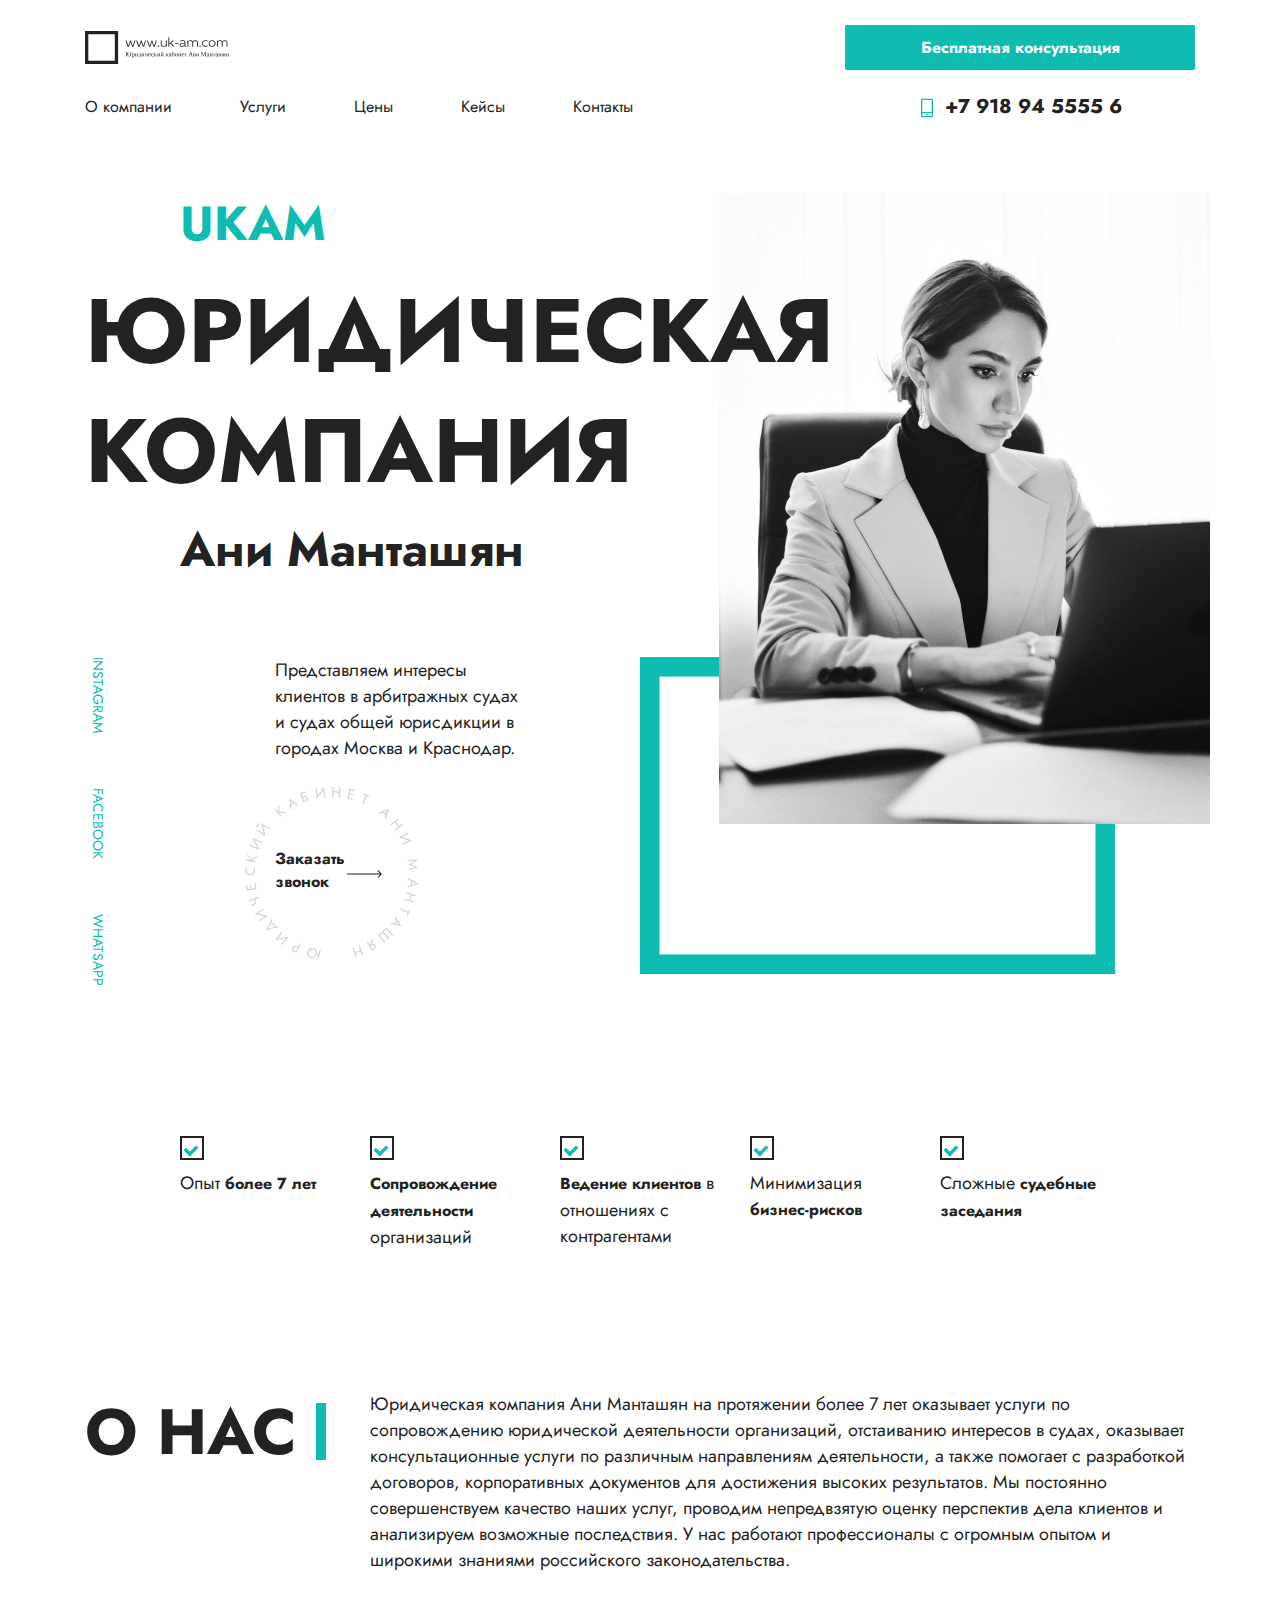
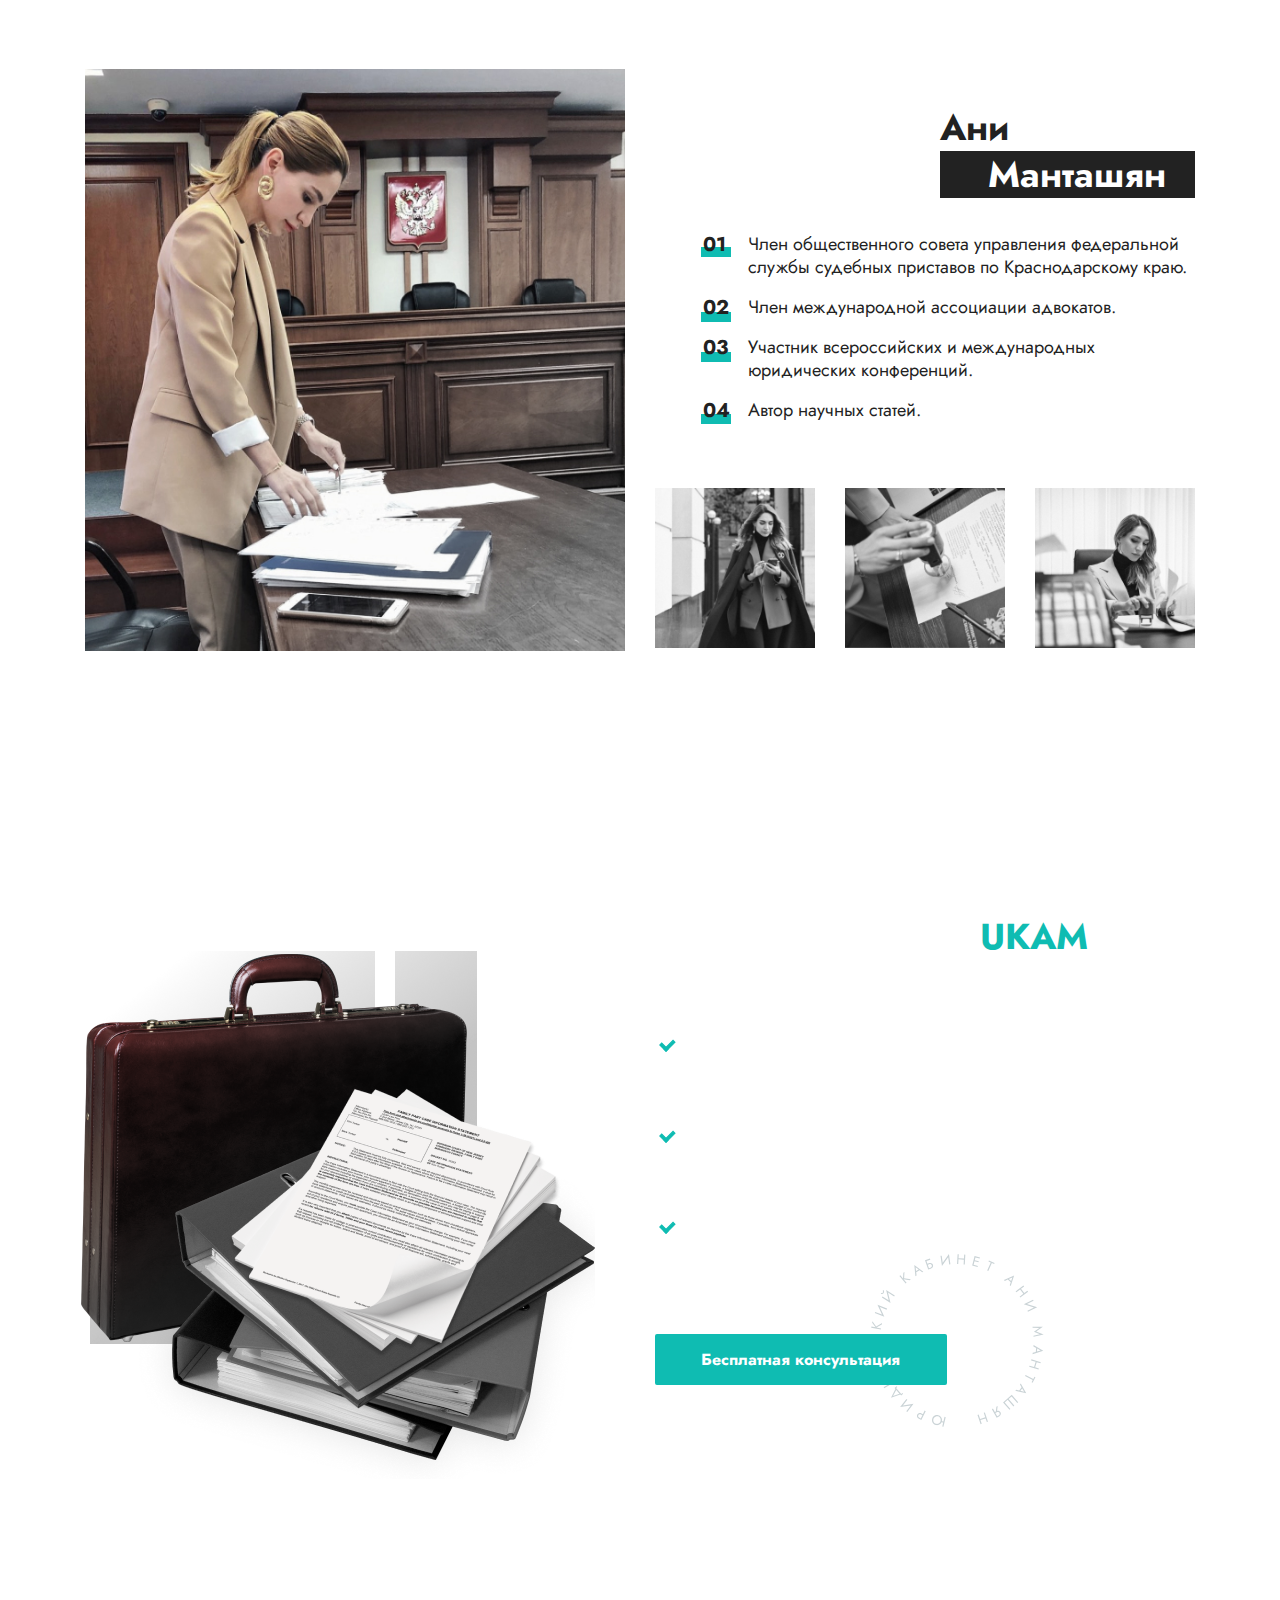
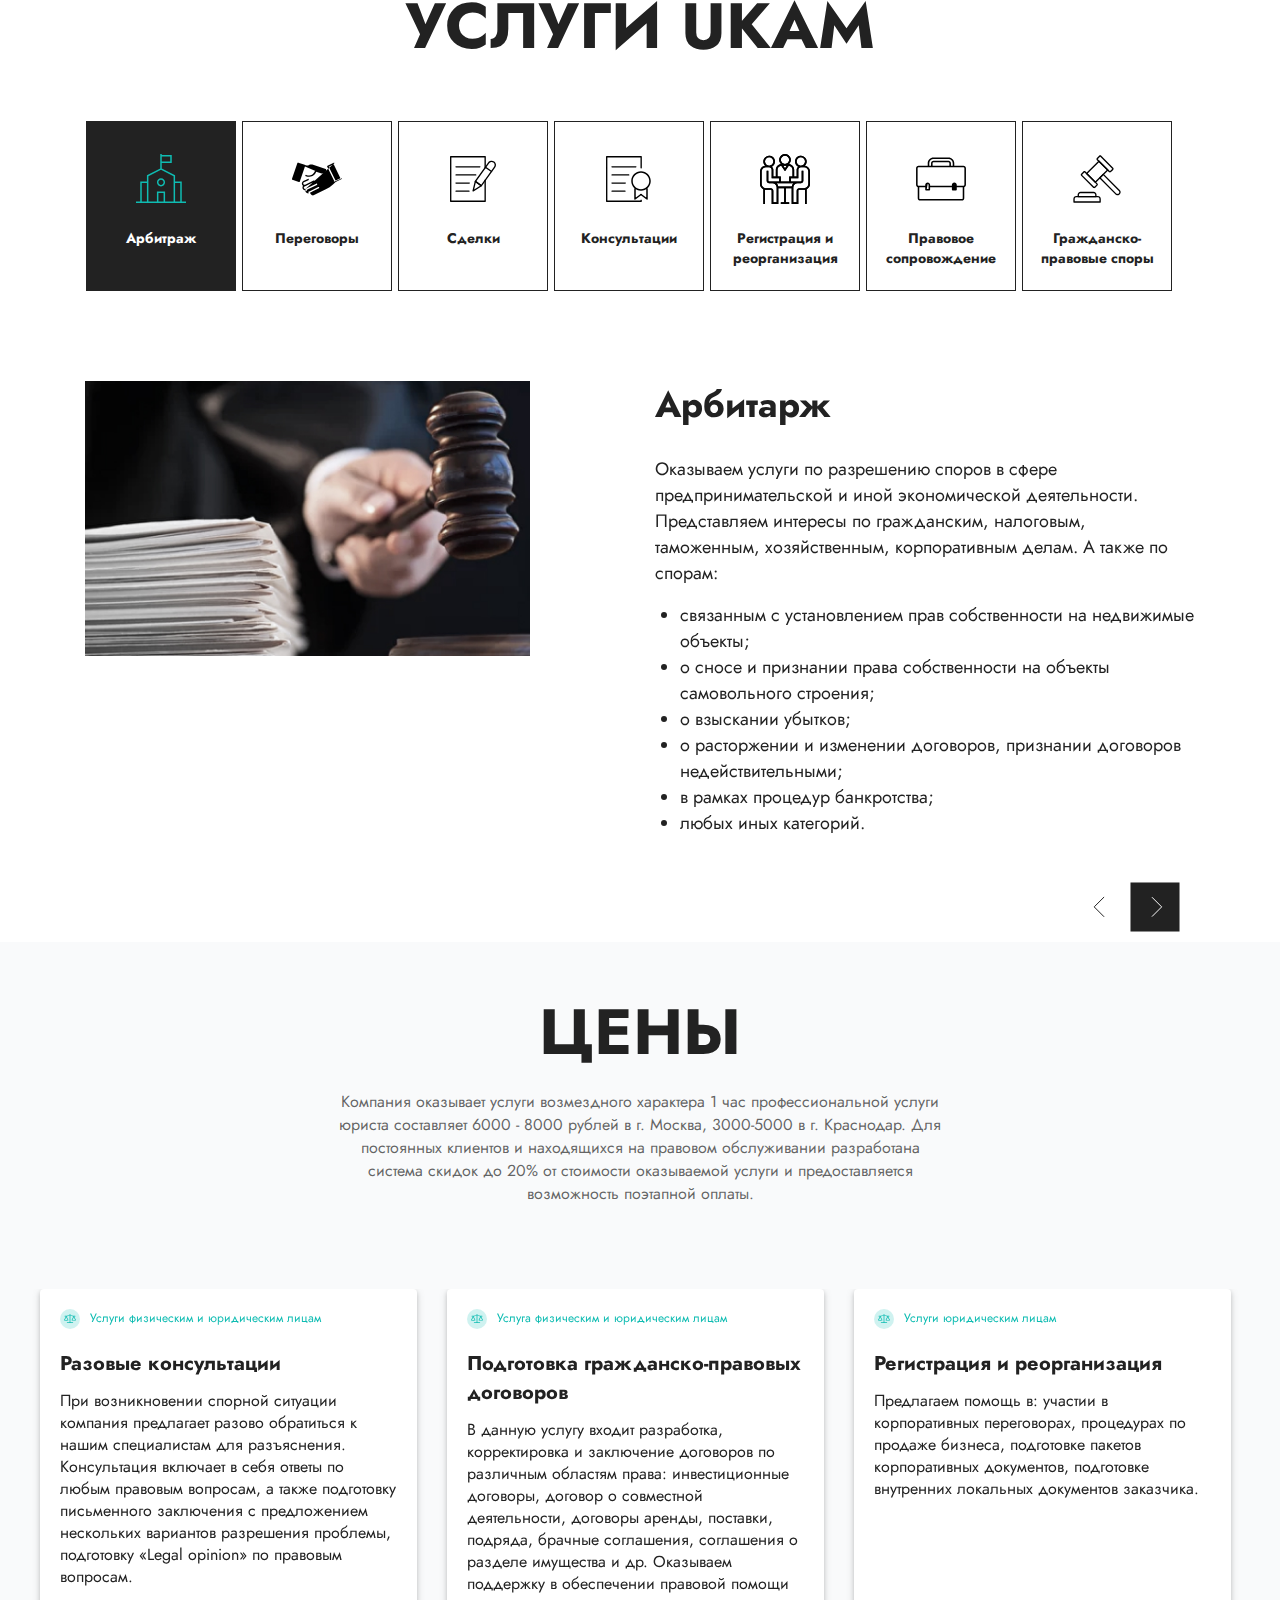
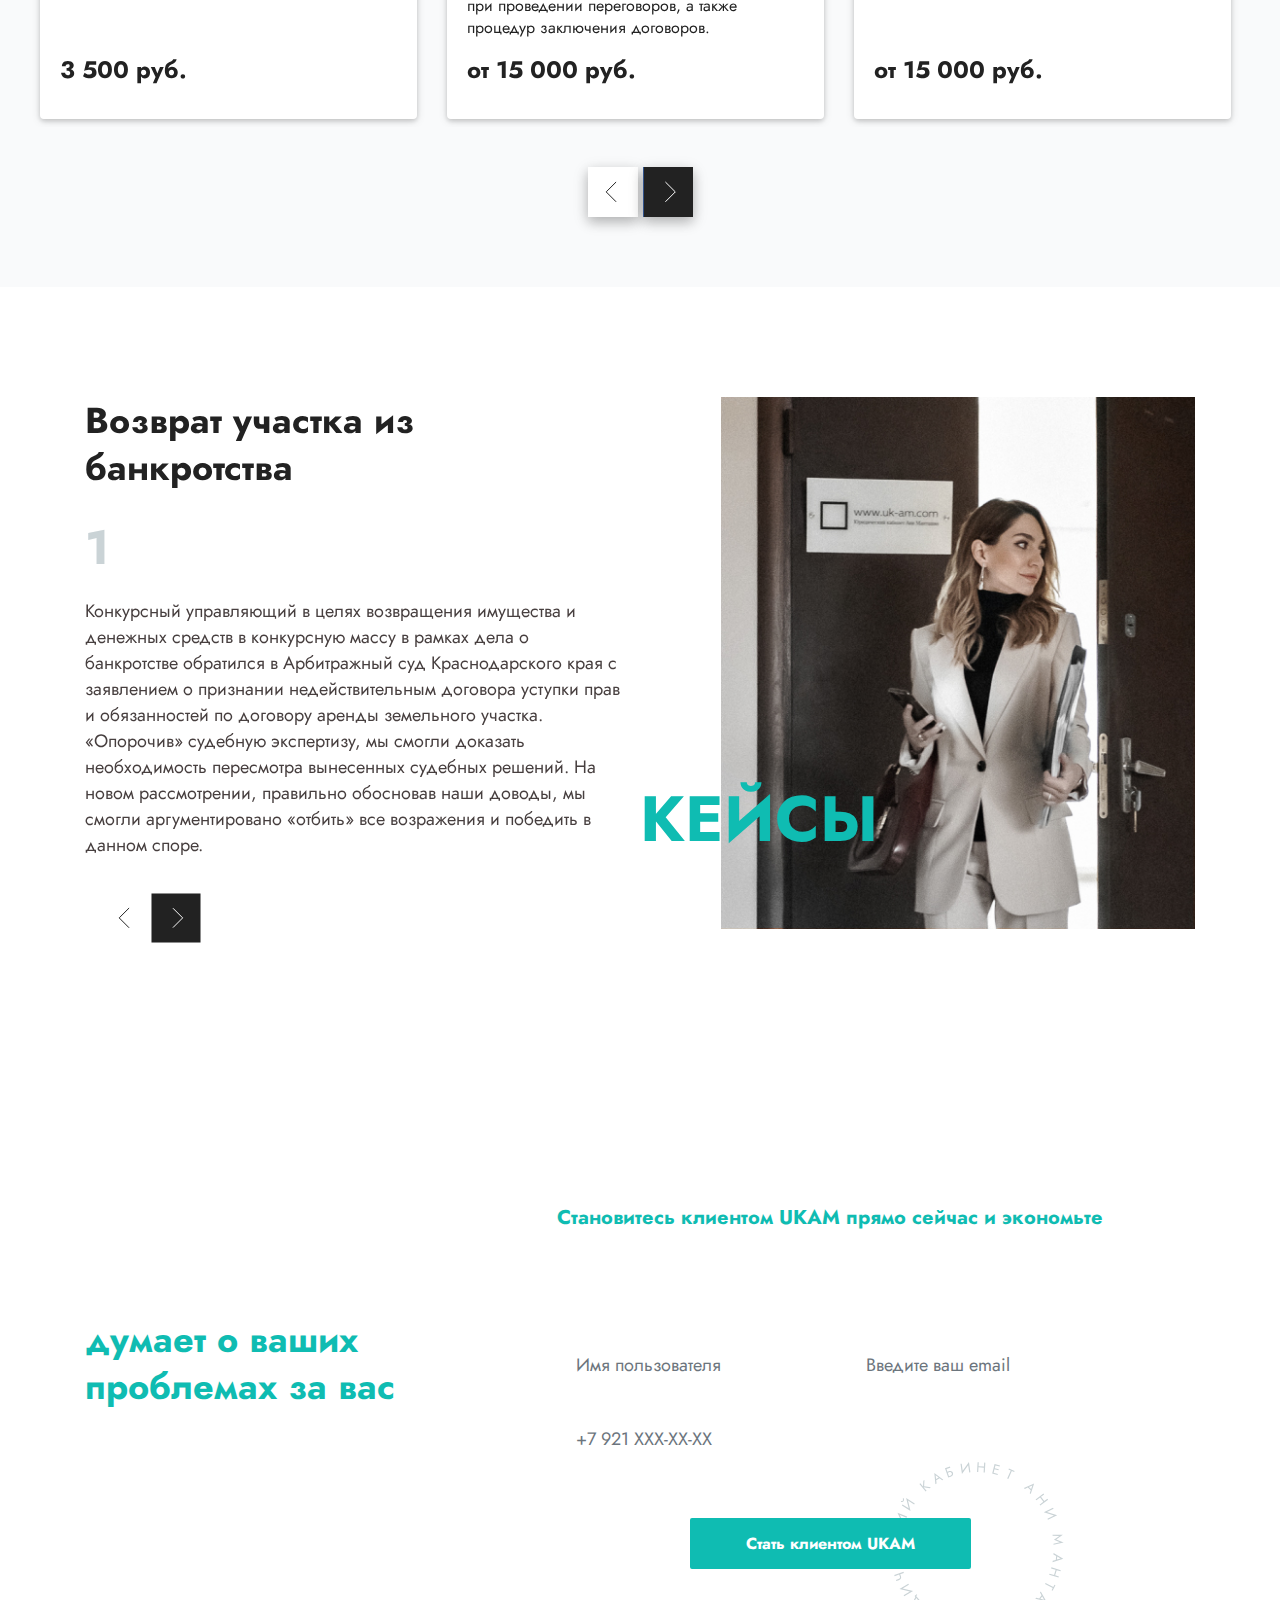
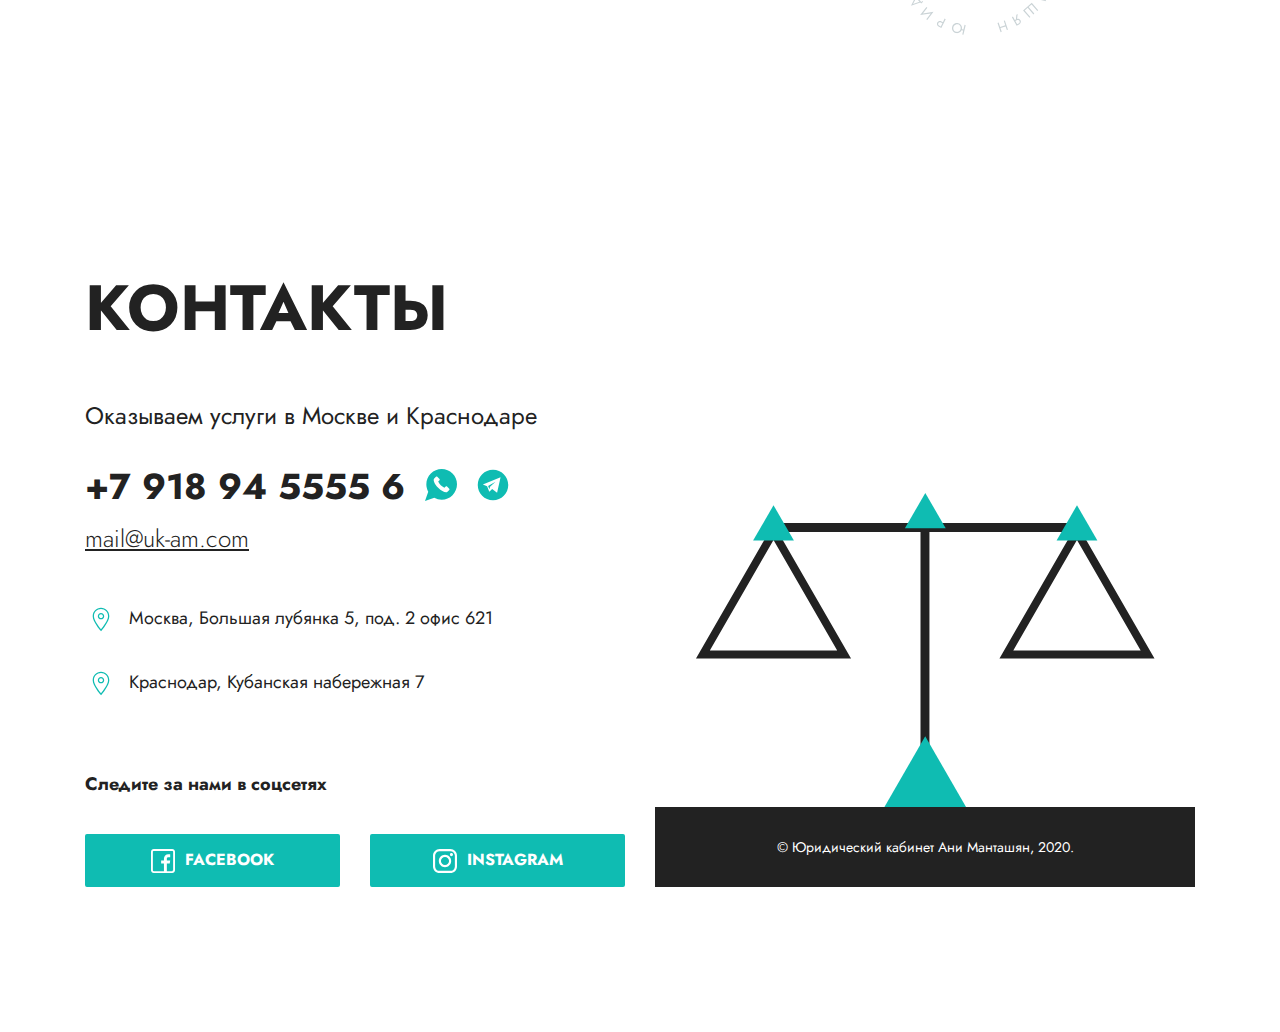
<file: index.html>
<!DOCTYPE html>
<html lang="ru">
<head>
	<meta charset="UTF-8">
	<meta content="width=device-width, initial-scale=1, shrink-to-fit=no" name="viewport">
	<meta content="ie=edge" http-equiv="x-ua-compatible">
	<title>UKAM: Юридическая Компания Ани Манташя +7(918)9455556</title>
	<meta name="description" content ="Наша Юридическая Компания Предствляет Интересы Клиентов В Арбитражных Судах и Судах Общей Юрисдикции В Городах Москва И Краснодар"/>
	<meta name="keywords" content ="Главная"/>
	<link rel="shortcut icon" href="favicon.ico" type="image/x-icon">
	<link href="https://uk-am.com/" rel="canonical">
	<meta property="og:url" content="https://uk-am.com/" />
	<meta property="og:title" content="UKAM: Юридическая Компания Ани Манташя +7(918)9455556"/>
	<meta property="og:description" content="Наша Юридическая Компания Предствляет Интересы Клиентов В Арбитражных Судах и Судах Общей Юрисдикции В Городах Москва И Краснодар." />
	<meta property="og:type" content="website" />
	<meta name="og:site_name" content="UKAM: Юридическая Компания Ани Манташя +7(918)9455556">
	<meta name="og:locale" content="ru">
	<meta name="fb:app_id" content="ani.mantashyan.9">
	<meta name="twitter:image" content="https://uk-am.com/img/o-nas-foto.jpg" />
	<meta property="og:image" content="https://uk-am.com/img/o-nas-foto.jpg" />
	<link rel="stylesheet" href="css/bootstrap.min.css">
	<link rel="stylesheet" href="css/mdb.min.css">
	<link rel="stylesheet" href="css/style.css">
	<link rel="stylesheet" href="css/animate.css"/>
</head>
<body>
	<header>
		<div class="container">
			<div class="row shapka align-items-center">
				<div class="menu">
					<a href="#" class="menu-btn">
						<span></span>
					</a>
					<nav class="menu-list text-center">
						<a href="#about">О компании</a>
						<a href="#service">Услуги</a>
						<a href="#price">Цены</a>
						<a href="#keisy">Кейсы</a>
						<a href="#contact">Контакты</a>
					</nav>
				</div>
				<div class="col-md-12 col-lg-2 mobile-header">
					<a class="navbar-brand" href="/"><img alt="Юридический кабинет" src="img/logo.svg" title="На Главную"></a>
					<a class="mobile-phone-line" href="tel:+79189455556"><img src="img/mobile-phone-line.svg" alt=""></a>    
				</div>
				<div class="col-md-6 justify-content-end">
				</div>
				<div class="col-md-12 col-lg-4 text-center">
					<a href="#" data-toggle="modal" data-target="#callBack"><div class="btn-header">Бесплатная консультация</div></a>
					<a class="header-tel d-none d-lg-block" href="tel:+79189455556"><img src="img/mobile-phone.svg" alt="">+7 918 94 5555 6</a>
				</div>
			</div>
		</div>
		<nav class="container navbar-expand-lg navbar-transparent scrollto">
			<div class="collapse navbar-collapse justify-content-start menu-decstop" id="navbarSupportedContent-7">
				<ul class="navbar-nav align-items-start">
					<li class="nav-item">
						<a class="nav-link pervy-punkt" href="#about">О компании</a>
					</li>
					<li class="nav-item">
						<a class="nav-link" href="#service">Услуги</a>
					</li>
					<li class="nav-item">
						<a class="nav-link" href="#price">Цены</a>
					</li>
					<li class="nav-item">
						<a class="nav-link" href="#keisy">Кейсы</a>
					</li>
					<li class="nav-item">
						<a class="nav-link" href="#contact">Контакты</a>
					</li>
				</ul>
			</div>
		</nav>
	</header>
	<div class="container block-1">
		<div class="row">
			<div class="col-md-12">
				<div class="row">
					<div class="col-2 col-sm-1"></div>
					<div class="col-10 name bir wow fadeInLeft" data-wow-delay="0.9s">
						<p>UKAM</p>
					</div>
				</div>
				<h1 class="wow fadeInLeft">ЮРИДИЧЕСКАЯ КОМПАНИЯ</h1>
				<img class="foto-ani wow fadeInRight" src="img/foto-ani-mantaschan.jpg" alt="">
				<div class="row">
					<div class="col-2 col-sm-1"></div>
					<div class="col-10 name wow fadeInLeft" data-wow-delay="0.9s">
						<p>Ани Манташян</p>
					</div>
				</div>
				<div class="row socsety porydok">
					<div class="col-md-12 col-lg-2 vertikal-text col1">
						<a href="https://www.instagram.com/ukam2377/" target="_blank">Instagram</a>
						<a href="https://www.facebook.com/ani.mantashyan.9" target="_blank">Facebook</a>
						<a href="whatsapp://send?phone=79522209923">Whatsapp</a>
					</div>
					<div class="col-6 col-md-4 col-lg-3 col2">
						<p class="mobile-text">Представляем интересы клиентов в арбитражных судах и судах общей юрисдикции в городах Москва и Краснодар.</p>
						<p class="zakaz-zvonok"><a href="#" data-toggle="modal" data-target="#callBack">Заказать <br/> звонок <img src="img/zakaz-zvonka-perehod.svg" alt=""></a></p>
						<img class="krug" src="img/krug.svg" alt="">
					</div>
					<div class="col-md-2 col-lg-1"></div>
					<div class="col-6 col-md-6 col-lg-5">
						<img class="wow fadeInLeft foto-border" src="img/foto-border.svg" alt="" data-wow-delay="0.4s">
					</div>
				</div>
			</div>
		</div>
	</div>
	<div class="container block-2" id="about">
		<div class="row block-2-none">
			<div class="d-none d-md-block col-md-1"></div>
			<div class="col-md-2 wow fadeInUp">
				<img src="img/galochka.svg" alt="">
				<p>Опыт <span>более 7 лет</span></p>
			</div>
			<div class="col-md-2 wow fadeInUp">
				<img src="img/galochka.svg" alt="">
				<p><span>Сопровождение деятельности</span> организаций</p>
			</div>
			<div class="col-md-2 wow fadeInUp">
				<img src="img/galochka.svg" alt="">
				<p><span>Ведение клиентов</span> в отношениях с контрагентами</p>
			</div>
			<div class="col-md-2 wow fadeInUp">
				<img src="img/galochka.svg" alt="">
				<p>Минимизация <span>бизнес-рисков</span></p>
			</div>
			<div class="col-md-2 wow fadeInUp">
				<img src="img/galochka.svg" alt="">
				<p>Сложные <span>судебные заседания</span></p>
			</div>
			<div class="d-none-d-md-block col-md-1"></div>
		</div>
		<div id="carouselExampleIndicators3" class="carousel slide" data-ride="carousel">
			<ol class="carousel-indicators">
				<li data-target="#carouselExampleIndicators3" data-slide-to="0" class="active"></li>
				<li data-target="#carouselExampleIndicators3" data-slide-to="1"></li>
				<li data-target="#carouselExampleIndicators3" data-slide-to="2"></li>
				<li data-target="#carouselExampleIndicators3" data-slide-to="3"></li>
				<li data-target="#carouselExampleIndicators3" data-slide-to="4"></li>
			</ol>
			<div class="carousel-inner">
				<div class="carousel-item active">
					<p><img src="img/galochka.svg" alt="">Опыт <span>более 7 лет</span></p>
				</div>
				<div class="carousel-item">
					<p><img src="img/galochka.svg" alt=""><span>Сопровождение деятельности</span> организаций</p>
				</div>
				<div class="carousel-item">
					<p><img src="img/galochka.svg" alt=""><span>Ведение клиентов</span> в отношениях с контрагентами</p>
				</div>
				<div class="carousel-item">
					<p><img src="img/galochka.svg" alt="">Минимизация <span>бизнес-рисков</span></p>
				</div>
				<div class="carousel-item">
					<p><img src="img/galochka.svg" alt="">Сложные <span>судебные заседания</span></p>
				</div>
			</div>
		</div>
	</div>
	<div class="container block-3">
		<div class="row">
			<div class="col-md-12 col-lg-3">
				<h2>О нас <img src="img/o-nas-cherta.svg" alt="О нас"></h2>
			</div>
			<div class="col-md-12 col-lg-9">
				<p>Юридическая компания Ани Манташян на протяжении более 7 лет оказывает услуги по сопровождению юридической деятельности организаций, отстаиванию интересов в судах, оказывает консультационные услуги по различным направлениям деятельности, а также помогает с разработкой договоров, корпоративных документов для достижения высоких результатов. Мы постоянно совершенствуем качество наших услуг, проводим непредвзятую оценку перспектив дела клиентов и анализируем возможные последствия. У нас работают профессионалы с огромным опытом и широкими знаниями российского законодательства.</p>
			</div>
		</div>
	</div>
	<div class="container block-4">
		<div class="row">
			<div class="d-none d-md-block col-md-5 col-lg-6 wow fadeInLeft">
				<img src="img/o-nas-foto.jpg" alt="О нас">
			</div>
			<div class="col-md-7 col-lg-6 sprava-text wow fadeInRight">
				<div class="row d-sm-right">
					<div class="d-none d-lg-block col-lg-6"></div>
					<div class="col-md-8 col-lg-6"><span class="block-4-name">Ани</span><span class="block-4-family">Манташян</span></div>  
				</div>
				<div class="row o-nas-spisok">
					<div class="d-none d-lg-block col-lg-1"></div>
					<div class="col-md-12 col-lg-11">
						<span class="cifra">01 <img class="cifra-cherta" src="img/podcherkivanie.svg" alt=""></span><p>Член общественного совета управления федеральной службы судебных приставов по Краснодарскому краю.</p>
						<span class="cifra">02 <img class="cifra-cherta-2" src="img/podcherkivanie.svg" alt=""></span><p>Член международной ассоциации адвокатов.</p>
						<span class="cifra">03 <img class="cifra-cherta-3" src="img/podcherkivanie.svg" alt=""></span><p>Участник всероссийских и международных юридических конференций.</p>
						<span class="cifra">04 <img class="cifra-cherta-4" src="img/podcherkivanie.svg" alt=""></span><p>Автор научных статей.</p>
					</div>
				</div>
				<div class="row o-nas-foto">
					<div class="col-3 o-nas-foto-mobile">
						<img src="img/o-nas-foto-mini.jpg" alt="">
					</div>
					<div class="col-3 col-md-4">
						<img src="img/o-nas-foto-2.jpg" alt="">
					</div>
					<div class="col-3 col-md-4">
						<img src="img/o-nas-foto-3.jpg" alt="">
					</div>
					<div class="col-3 col-md-4">
						<img src="img/o-nas-foto-4.jpg" alt="">
					</div>
				</div>
			</div>
		</div>
	</div>
	<div class="container-fluid block-5">
		<div class="container">
			<div class="row">
				<img class="portfel" src="img/portfel.png" alt="">
				<div class="d-none d-md-block col-md-3 col-lg-5"></div>
				<div class="d-none d-lg-block col-lg-1"></div>
				<div class="col-12 col-sm-12 col-md-9 col-lg-6">
					<h3>При обращении в <span>UKAM</span> Вам гарантированы:</h3>
					<p><img class="ukam-galochka" src="img/ukam-galochka.svg" alt="">квалифицированная юридическая помощь, которая соответствует всем вашим запросам и требованиям;</p>
					<p><img class="ukam-galochka" src="img/ukam-galochka.svg" alt="">полное сопровождение деятельности компании по системе «под ключ»;</p>
					<p><img class="ukam-galochka" src="img/ukam-galochka.svg" alt="">оценка сложившейся ситуации и перспектив успешного решения проблемы.</p>
					<a href="#" data-toggle="modal" data-target="#callBack"><div class="btn-block-5">Бесплатная консультация</div></a>
					<img class="ukam-krug" src="img/krug.svg" alt="">
				</div>
			</div>
		</div>
	</div>
	<div class="container block-6" id="service">
		<div class="row">
			<div class="col-12 text-center">
				<h2>УСЛУГИ UKAM</h2>
				<div class="row usulugi-p-t">
					<div class="d-none d-lg-block col-lg-5 pt-80">
						<img src="img/uslugi-ukam.jpg" alt="">
					</div>
					<div class="col-lg-1"></div>
					<div class="col-lg-6">
						<div id="carouselExampleIndicators11" class="carousel slide" data-ride="carousel">
							<div id="inner-mobile"></div>
							<div class="row indicators">	
								<ol class="carousel-indicators d-none-mobile">
									<li data-target="#carouselExampleIndicators11" data-slide-to="0" class="icon-1 active">
										<div class="indicator-border">
											<svg class="icon" style="width: 50px; height: 50px;">
												<use xlink:href="sprite.svg#home"></use>
											</svg>
											<p class="service-text">Арбитраж</p>
										</div>
									</li>
									<li data-target="#carouselExampleIndicators11" data-slide-to="1" class="icon-2">
										<div class="indicator-border">
											<svg class="icon" style="width: 50px; height: 50px;">
												<use xlink:href="sprite.svg#handl"></use>
											</svg>
											<p class="service-text">Переговоры</p>
										</div>
									</li>
									<li data-target="#carouselExampleIndicators11" data-slide-to="2" class="icon-3">
										<div class="indicator-border">
											<svg class="icon" style="width: 50px; height: 50px;">
												<use xlink:href="sprite.svg#deal"></use>
											</svg>
											<p class="service-text">Сделки</p>
										</div>
									</li>
									<li data-target="#carouselExampleIndicators11" data-slide-to="3" class="icon-4">
										<div class="indicator-border">
											<svg class="icon" style="width: 50px; height: 50px;">
												<use xlink:href="sprite.svg#deal-second"></use>
											</svg>
											<p class="service-text">Консультации</p>
										</div>
									</li>
									<li data-target="#carouselExampleIndicators11" data-slide-to="4" class="icon-5">
										<div class="indicator-border">
											<svg class="icon" style="width: 50px; height: 50px;">
												<use xlink:href="sprite.svg#consult"></use>
											</svg>
											<p class="service-text">Регистрация и реорганизация</p>
										</div>
									</li>
									<li data-target="#carouselExampleIndicators11" data-slide-to="5" class="icon-6">
										<div class="indicator-border">
											<svg class="icon" style="width: 50px; height: 50px;">
												<use xlink:href="sprite.svg#case"></use>
											</svg>
											<p class="service-text">Правовое сопровождение</p>
										</div>
									</li>
									<li data-target="#carouselExampleIndicators11" data-slide-to="6" class="icon-7">
										<div class="indicator-border">
											<svg class="icon" style="width: 50px; height: 50px;">
												<use xlink:href="sprite.svg#hamer"></use>
											</svg>
											<p class="service-text">Гражданско-правовые споры</p>
										</div>
									</li>
								</ol>
							</div>
							<div class="carousel-inner pt-80">
								<div class="carousel-item active text-carousel">
									<h3>Арбитарж</h3>
									<p>Оказываем услуги по разрешению споров в сфере предпринимательской и иной экономической деятельности. Представляем интересы по гражданским, налоговым, таможенным, хозяйственным, корпоративным делам. А также по спорам:</p>
									<ul class="carousel-list">
										<li>связанным с установлением прав собственности на недвижимые объекты;</li>
										<li>о сносе и признании права собственности на объекты самовольного строения;</li>
										<li>о взыскании убытков;</li>
										<li>о расторжении и изменении договоров, признании договоров недействительными;</li>
										<li>в рамках процедур банкротства;</li>
										<li>любых иных категорий.</li>
									</ul>
								</div>
								<div class="carousel-item text-carousel">
									<h3>Переговоры</h3>
									<p>Оказываем поддержку в общении с контрагентами по различным правовым вопросам. Представляем интересы организаций в органах государственной власти, органах местного самоуправления. Предоставляем услуги по досудебным переговорам до момента заключения соглашение об урегулировании спора. Инициируем проведение процедуры медиации. Также проводим переговоры по любым гражданско-правовым категориям: об условиях раздела имущества между супругами, о содержании детей и др.</p>
								</div>
								<div class="carousel-item text-carousel">
									<h3>Сделки</h3>
									<p>В деятельности компаний нередко возникают вопросы с разработкой, корректировкой и заключением договоров так, чтобы минимизировать риски и обеспечить выполнение обязательств. Оказываем помощь в составлении различных видов договоров и дополнительных соглашений к ним: аренды, субаренды, поставки, подряда, субподряда, лицензионных договоров, договоров оказания услуг и др. Также разработаем соглашения о разделе имущества, о выплате алиментов, брачные соглашения и др.</p>
								</div>
								<div class="carousel-item text-carousel">
									<h3>Консультации</h3>
									<p>На практике могут возникнуть спорные вопросы и требуется помощь в решении проблемы. UKAM поможет изучить документы и найти наиболее благоприятный путь решения проблемы. В данную услугу входит устное (разовое), либо письменное заключение по любому спорному вопросу. Также составим Legal opinion по корпоративным вопросам, вопросам по распоряжению объектами недвижимости и др.</p>
								</div>
								<div class="carousel-item text-carousel">
									<h3>Регистрация и реорганизация</h3>
									<p>Наша организация охватывает весь спектр услуг для юридических лиц корпоративным вопросам. В услуги, оказываемые в рамках данного блока входят: внесение изменений в учредительные документы (внесение изменений в устав, наименование организации, виды экономической деятельности (ОКВЭД), адрес юридического лица), смена руководителя, оформление выхода и входа участника, юридическое сопровождение распоряжение долей в обществе, а также любых иных сделок в рамках корпоративного права, работа с Акционерными обществами, разработка акционерных соглашений между участниками общества, сопровождение сделок по отчуждению акций и др.</p>
								</div>
								<div class="carousel-item text-carousel">
									<h3>Правовое сопровождение юридических лиц (аутсорсинг)</h3>
									<p>Тяжело найти в штат юристов, специализированных в различных направлениях права? Наша организация предоставляет услугу по полному правовому сопровождению деятельности организации любой формы собственности. Наши сотрудники обеспечат всю текущую юридическую и операционную деятельности компании, подготовят гражданско-правовые договора, проконсультируют по правовым вопросам сотрудников фирмы, в том числе руководство; проведут переговоры с контрагентами, а также защитят интересы организации в судах судебной системы РФ.</p>
								</div>
								<div class="carousel-item text-carousel">
									<h3>Гражданско-правовые споры</h3>
									<p>UKAM помогает не только юридическим лицам, но и физическим. Оказываем помощь в представлении интересов граждан по делам о расторжении брака, разделе имущества, определении местожительства детей, любым иным семейным спорам; по делам о сносе или демонтаже объектов недвижимости, возведенных на земельных участках; об установлении границ земельного участка; договорным спорам; трудовым спорам и др. категории дел.</p>
								</div>
							</div>
							<a class="carousel-control-prev" href="#carouselExampleIndicators11" role="button" data-slide="prev">
								<span class="carousel-control-prev-icon" aria-hidden="true"></span>
								<span class="sr-only">Previous</span>
							</a>
							<a class="carousel-control-next" href="#carouselExampleIndicators11" role="button" data-slide="next">
								<span class="carousel-control-next-icon" aria-hidden="true"></span>
								<span class="sr-only">Next</span>
							</a>
						</div>
					</div>
				</div>
			</div>
		</div>
	</div>
	<div class="container-fluid block-7" id="price">
		<div class="row justify-content-center">
			<div class="col-12 col-sm-12 col-md-12 col-lg-6 text-center">
				<h2>Цены</h2>
				<p>Компания оказывает услуги возмездного характера<label class="clickme btn-readme-5 price-btn" id="clickme">Подробнее <img src="img/clicme.svg" alt=""></label> <span class="prise-readme-mobile">1 час профессиональной услуги юриста составляет 6000 - 8000 рублей в г. Москва, 3000-5000 в г. Краснодар. Для постоянных клиентов и находящихся на правовом обслуживании разработана система скидок до 20% от стоимости оказываемой услуги и предоставляется возможность поэтапной оплаты.</span></p>
			</div>
		</div>
		<div class="container">
			<div class="row">
				<div class="col-12">
					<div id="carousel-example-multi" class="carousel slide carousel-multi-item v-2" data-ride="carousel">
						<ol class="carousel-indicators">
							<li data-target="#carousel-example-multi" data-slide-to="0" class="active"></li>
							<li data-target="#carousel-example-multi" data-slide-to="1"></li>
							<li data-target="#carousel-example-multi" data-slide-to="2"></li>
							<li data-target="#carousel-example-multi" data-slide-to="3"></li>
							<li data-target="#carousel-example-multi" data-slide-to="4"></li>
						</ol>
						<div id="price-slider-mobile"></div>
						<div class="carousel-inner v-2" role="listbox">
							<div class="carousel-item active">
								<div class="col-12 col-md-6 col-lg-4 col-xl-4">
									<div class="card mb-2">
										<div class="card-body">
											<p class="service"><img src="img/service-icon.svg" alt="">Услуги физическим и юридическим лицам</p>
											<h4 class="card-title font-weight-bold">Разовые консультации</h4>
											<p class="card-text">При возникновении спорной ситуации компания предлагает разово обратиться к нашим специалистам для разъяснения. Консультация включает в себя ответы по любым правовым вопросам, а также подготовку письменного заключения с предложением нескольких вариантов разрешения проблемы, подготовку «Legal opinion» по правовым вопросам.</p>
											<p class="price">3 500 руб.</p>
										</div>
									</div>
								</div>
							</div>
							<div class="carousel-item">
								<div class="col-12 col-md-6 col-lg-4 col-xl-4">
									<div class="card mb-2">
										<div class="card-body">
											<p class="service"><img src="img/service-icon.svg" alt="">Услуга физическим и юридическим лицам</p>
											<h4 class="card-title font-weight-bold">Подготовка гражданско-правовых договоров</h4>
											<p class="card-text">В данную услугу входит разработка, корректировка и заключение договоров по различным областям права: инвестиционные договоры, договор о совместной деятельности, договоры аренды, поставки, подряда, брачные соглашения, соглашения о разделе имущества и др. Оказываем поддержку в обеспечении правовой помощи при проведении переговоров, а также процедур заключения договоров.</p>
											<p class="price ">от 15 000 руб.</p>
										</div>
									</div>
								</div>
							</div>
							<div class="carousel-item">
								<div class="col-12 col-md-6 col-lg-4 col-xl-4">
									<div class="card mb-2">
										<div class="card-body">
											<p class="service"><img src="img/service-icon.svg" alt="">Услуги юридическим лицам</p>
											<h4 class="card-title font-weight-bold">Регистрация и реорганизация</h4>
											<p class="card-text">Предлагаем помощь в: участии в корпоративных переговорах, процедурах по продаже бизнеса, подготовке пакетов корпоративных документов, подготовке внутренних локальных документов заказчика.</p>
											<p class="price">от 15 000 руб.</p>
										</div>
									</div>
								</div>
							</div>
							<div class="carousel-item">
								<div class="col-12 col-md-6 col-lg-4 col-xl-4">
									<div class="card mb-2">
										<div class="card-body">
											<p class="service"><img src="img/service-icon.svg" alt="">Услуги физическим и юридическим лицам</p>
											<h4 class="card-title font-weight-bold">Арбитраж</h4>
											<p class="card-text">Анализ гражданско-правовых и процессуальных документов по судебным делам различной степени сложности. Составление заявлений в арбитражный суд, подготовка апелляционных, кассационных и надзорных жалоб в Арбитражный и Верховный суд (без участия в процессе).</p>
											<p class="price">от 50 000 руб.</p>
										</div>
									</div>
								</div>
							</div>
							<div class="carousel-item">
								<div class="col-12 col-md-6 col-lg-4 col-xl-4">
									<div class="card mb-2">
										<div class="card-body">
											<p class="service"><img src="img/service-icon.svg" alt="">Услуги юридическим лицам</p>
											<h4 class="card-title font-weight-bold">Правовое сопровождение деятельности компании (аутсорсинг)</h4>
											<p class="card-text">Ведение операционной деятельности компании для решения правовых вопросов. Работа по системе «под ключ», составление отдельных процессуальных и корпоративных документов по запросу клиента. Участие в судебных заседаниях судов всех инстанций. Консультации сотрудникам и руководству фирмы.</p>
											<p class="price">от 40 000 руб.</p>
										</div>
									</div>
								</div>
							</div>
						</div>
						<div class="controls-top slider-btn-mobile-none">
							<a class="btn-floating left" href="#carousel-example-multi" role="button" data-slide="prev"><i class="fas fa-chevron-left"></i></a>
							<a class="btn-floating right" href="#carousel-example-multi" role="button" data-slide="next"><i class="fas fa-chevron-right"></i></a>
						</div>
					</div>
				</div>
			</div>
		</div>
	</div>
	<div class="container block-8">
		<div class="row porydok-block-8">
			<div class="col-md-12 col-lg-6 col1">
				<div id="carouselExampleIndicators2" class="carousel slide" data-ride="carousel">
					<ol class="carousel-indicators">
						<li data-target="#carouselExampleIndicators2" data-slide-to="0" class="active"></li>
						<li data-target="#carouselExampleIndicators2" data-slide-to="1"></li>
						<li data-target="#carouselExampleIndicators2" data-slide-to="2"></li>
						<li data-target="#carouselExampleIndicators2" data-slide-to="3"></li>
						<li data-target="#carouselExampleIndicators2" data-slide-to="4"></li>
					</ol>
					<div class="carousel-inner">
						<div class="carousel-item active">
							<div class="row">
								<div class="col-md-12 text-left">
									<h3>Возврат участка из банкротства</h3>
								</div>
							</div>
							<div class="row">
								<div class="col-12 text-center">
									<p class="nomer-slider">1</p>
									<p class="text-slider">Конкурсный управляющий в целях возвращения имущества и денежных средств в конкурсную массу в рамках дела о банкротстве обратился в Арбитражный суд Краснодарского края с заявлением о признании недействительным договора уступки прав и обязанностей по договору аренды земельного участка. «Опорочив» судебную экспертизу, мы смогли доказать необходимость пересмотра вынесенных судебных решений. На новом рассмотрении, правильно обосновав наши доводы, мы смогли аргументировано «отбить» все возражения и победить в данном споре.</p>
								</div>
							</div>
						</div>
						<div class="carousel-item">
							<div class="row">
								<div class="col-12 text-left">
									<h3>Победа в Адлерском районном суде города Сочи</h3>
								</div>
							</div>
							<div class="row">
								<div class="col-12">
									<p class="nomer-slider">2</p>
									<p class="text-slider">Администрация г Сочи обратилась с требованиями о сносе, по их мнению, самовольно возведенного объекта, обосновав иск наличием признаков МКД в возведённом жилом доме, нарушением пятна застройки, а также отсутствием разрешения на возведение спорного объекта недвижимости. При подготовке к делу нами была проведена досудебная экспертиза, которая установила отсутствие признаков МКД, а также осуществлен сбор необходимых доказательств. Успех в данном деле был обусловлен грамотно выстроенной процессуальной линией подготовки дела к судебному разбирательству.</p>
								</div>
							</div>
						</div>
						<div class="carousel-item">
							<div class="row">
								<div class="col-12 text-left">
									<h3>Победа в Арбитражном суде города Москвы</h3>
								</div>
							</div>
							<div class="row">
								<div class="col-12">
									<p class="nomer-slider">3</p>
									<p class="text-slider">Наш клиент - известный актёр театра и кино - заключил с театром договор на проведение определенного количества спектаклей. Поскольку некоторые спектакли не были проведены по вине заказчика, мы вышли в суд с иском о взыскании задолженности. Сложность спора заключалась в определении правовой природы взыскиваемых денежных средств. Обосновав штрафной характер задолженности, мы добились положительного решения. Судебное решение арбитражного суда города Москвы поддержала апелляционная инстанция, суд по интеллектуальным правам, а также Верховный суд РФ.</p>
								</div>
							</div>
						</div>
						<div class="carousel-item">
							<div class="row">
								<div class="col-12 text-left">
									<h3>Победа в Краснодарском краевом суде по апелляционной жалобе</h3>
								</div>
							</div>
							<div class="row">
								<div class="col-12">
									<p class="nomer-slider">4</p>
									<p class="text-slider">Решением суда был удовлетворён иск о взыскании долга по договору займа на основании представленной в материалы дела копии договора займа и копии платежки, по которым физическое лицо предоставило юридическому лицу, чьи интересы мы представляли, заём наличными денежными средствами. Итог работы: удовлетворение Краснодарским краевым судом нашей апелляционной жалобы, отмена решение Центрального районного суда как незаконного и необоснованного, отказ в первоначальном иске.</p>
								</div>
							</div>
						</div>
						<div class="carousel-item">
							<div class="row">
								<div class="col-12 text-left">
									<h3>Победа в 15 Арбитражном апелляционном суде</h3>
								</div>
							</div>
							<div class="row">
								<div class="col-12">
									<p class="nomer-slider">5</p>
									<p class="text-slider">Долгие судебные разбирательства по делу о взыскании с администрации задолженности по муниципальным контрактами, окончились победой в 15 Арбитражном апелляционном суде и отменой решения суда первой инстанции. Суть требований заключалась во взыскании задолженности по подрядным работам, проведённым в рамках заключённых муниципальных контрактов. Администрация в судебном заседании заявила об оспаривании качества и количества выполненных работ, чем и обосновала отказ в выплате задолженности. Сложность спора заключалась в специфике видов работ, количество и качество проведения которых нам следовало доказать. Избранная стратегия правовой защиты принесла успех в данном деле.</p>
								</div>
							</div>
						</div>
					</div>
					<a class="carousel-control-prev slider-btn-mobile-none" href="#carouselExampleIndicators2" role="button" data-slide="prev">
						<span class="carousel-control-prev-icon" aria-hidden="true"></span>
						<span class="sr-only">Previous</span>
					</a>
					<a class="carousel-control-next slider-btn-mobile-none" href="#carouselExampleIndicators2" role="button" data-slide="next">
						<span class="carousel-control-next-icon" aria-hidden="true"></span>
						<span class="sr-only">Next</span>
					</a>
				</div>
			</div>
			<div class="col-8 col-lg-6 keisy col2 wow fadeInRight" id="keisy">
				<img src="img/img-keisy.jpg" alt="">
				<h2>Кейсы</h2>
			</div>
		</div>
	</div>
	<div class="container-fluid block-9">
		<div class="container">
			<div class="row">
				<div class="d-none d-lg-block col-lg-4 wow fadeInLeft">
					<h2>UKAM</h2>
					<h3>думает о ваших проблемах за ваc</h3>
					<p>Нужна помощь в решении правовых вопросов? Хотите гарантий выигрыша в судах? Возникли правовые сложности в работе бизнеса? UKAM обеспечит надежную защиту ваших интересов, а также осуществит комплексное сопровождение деятельности вашей компании.</p>
				</div>
				<div class="col-md-12 col-lg-8 border-forma">
					<div class="row justify-content-center">
						<div class="col-md-10">
							<p>Становитесь клиентом UKAM прямо сейчас и экономьте <span>до 20% от стоимости оказываемой услуги</span></p>
							<div class="md-form form-mail">
								<div class="row">
									<div class="col-12 modal-reset">
										<form class="needs-validation-2" id="contactForm-2" novalidate>
											<div class="form-row">
												<div class="form-group input-group col-md-12 col-lg-6">
													<div class="name-imput">Ваше имя</div>
													<input type="text" class="form-control" name="name_user" placeholder="Имя пользователя">
												</div>
												<div class="form-group input-group col-md-12 col-lg-6">
													<input type="email" class="form-control" name="email_user" placeholder="Введите ваш email">
												</div>
											</div>
											<div class="form-row">
												<div class="form-group input-group col-md-12 col-lg-6">
													<input type="tel" class="form-control" name="tel_user" placeholder="+7 921 XXX-XX-XX">
												</div>
											</div>
											<button type="submit" class="btn-stan-klientom">Стать клиентом UKAM</button>
											<img class="form-krug" src="img/krug.svg" alt="">
										</form>
									</div>
								</div>
							</div>
						</div>
					</div>
				</div>
			</div>
		</div>
	</div>
	<div class="container block-10" id="contact">
		<div class="row align-items-end">
			<div class="col-md-12 col-lg-6">
				<h2>Контакты</h2>
				<p class="footer-text">Оказываем услуги в Москве и Краснодаре </p>
				<a class="telefon" href="tel:+79189455556">+7 918 94 5555 6</a>
				<a href="whatsapp://send?phone=79522209923"><img class="icon-footer" src="img/whatsapp.svg" alt=""></a>
				<a href="tg://resolve?domain=ukamani"><img class="icon-telega" src="img/telega.svg" alt=""></a>
				<p class=email><a href="mail:mail@uk-am.com">mail@uk-am.com</a></p>
				<p class="address-1"><img src="img/location.svg" alt="">Москва, Большая лубянка 5, под. 2 офис 621</p>
				<p class="address-2"><img src="img/location.svg" alt="">Краснодар, Кубанская набережная 7</p>
				<p class="sled-socseci">Следите  за нами в соцсетях</p>
				<div class="row">
					<div class="col-6 text-center">
						<a href="https://www.facebook.com/ani.mantashyan.9" target="_blank">
							<div class="btn-footer"><img src="img/facebook.svg" alt="">FACEBOOK</div>	
						</a>
					</div>
					<div class="col-6 text-center">
						<a href="https://www.instagram.com/ukam2377/" target="_blank">
							<div class="btn-footer"><img src="img/insta.svg" alt="">INSTAGRAM</div>
						</a>
					</div>
				</div>
			</div>
			<div class="d-none d-lg-block col-lg-6 text-center">
				<img class="vesy" src="img/vesy.svg" alt="">
				<div class="copy">© Юридический кабинет Ани Манташян, 2020.</div>
			</div>
		</div>
	</div>
	<div class="container-fluid plr-0 text-center">
		<div id="copy-bottom-mobile"></div>
	</div>
	<div class="modal fade" id="callBack" tabindex="-1" role="dialog">
		<div class="modal-dialog modal-notify modal-success" role="document">
			<div class="modal-content">
				<form class="needs-validation" id="contactForm" novalidate>
					<div class="modal-header">
						<p class="heading lead">Оставить заявку</p>
						<button type="button" class="close" data-dismiss="modal" aria-label="Close">
							<span aria-hidden="true" class="white-text">&times;</span>
						</button>
					</div>
					<div class="modal-body">
						<div class="md-form mb-5">
							<i class="fas fa-user prefix grey-text"></i>
							<input type="text" id="username" name="username" class="form-control validate" required>
							<label data-error="Пожалуйста, введите Ваше имя" data-success="OK" for="username">Ваше имя:</label>
						</div>
						<div class="md-form">
							<i class="fas fa-phone prefix grey-text"></i>
							<input type="text" id="phone" name="phone" class="form-control validate" required>
							<label data-dismiss="Пожалуйста, введите номер телефона для связи" data-success="OK" for="phone">Ваш номер телефона:</label>
						</div>
					</div>
					<div class="modal-footer justify-content-center">
						<button type="reset" class="btn waves-effect btn-secondary btn-light" data-dismiss="modal">Отмена</button>
						<button type="submit" class="btn waves-effect btn-primary btn-green">Отправить</button>
					</div>
				</form>
			</div>
		</div>
	</div>
	<div class="modal fade" id="response" tabindex="-1" role="dialog">
		<div class="modal-dialog modal-notify modal-success" role="document">
			<div class="modal-content">
				<div class="modal-header">
					<p class="heading lead">Спасибо!</p>
					<button type="button" class="close" data-dismiss="modal" aria-label="Close">
						<span aria-hidden="true" class="white-text">&times;</span>
					</button>
				</div>
				<div class="modal-body">
					<div class="text-center">
						<p>Ваша заявка принята!<br> Мы свяжемся с Вами в ближайшее время.</p>
					</div>
				</div>
			</div>
		</div>
	</div>

	<div class="modal fade" id="rasp" tabindex="-1" role="dialog">
		<div class="modal-dialog modal-fluid modal-full-height modal-top" role="document">
			<div class="modal-content">
				<div class="modal-header">
					<button type="button" class="close" data-dismiss="modal" aria-label="Close">
						<span aria-hidden="true">Закрыть</span>
					</button>
				</div>
			</div>
		</div>
	</div>
	<script defer src="js/jquery.min.js"></script>
	<script defer src="js/main.js"></script>
	<script defer src="js/bootstrap.min.js"></script> 
	<script defer src="js/mdb.min.js"></script>
	<script src="js/wow.min.js"></script>
	<script>
		var wow = new WOW({
			offset:100,        
			mobile:false       
		});
		wow.init();
	</script>
</body>
</html>
</file>
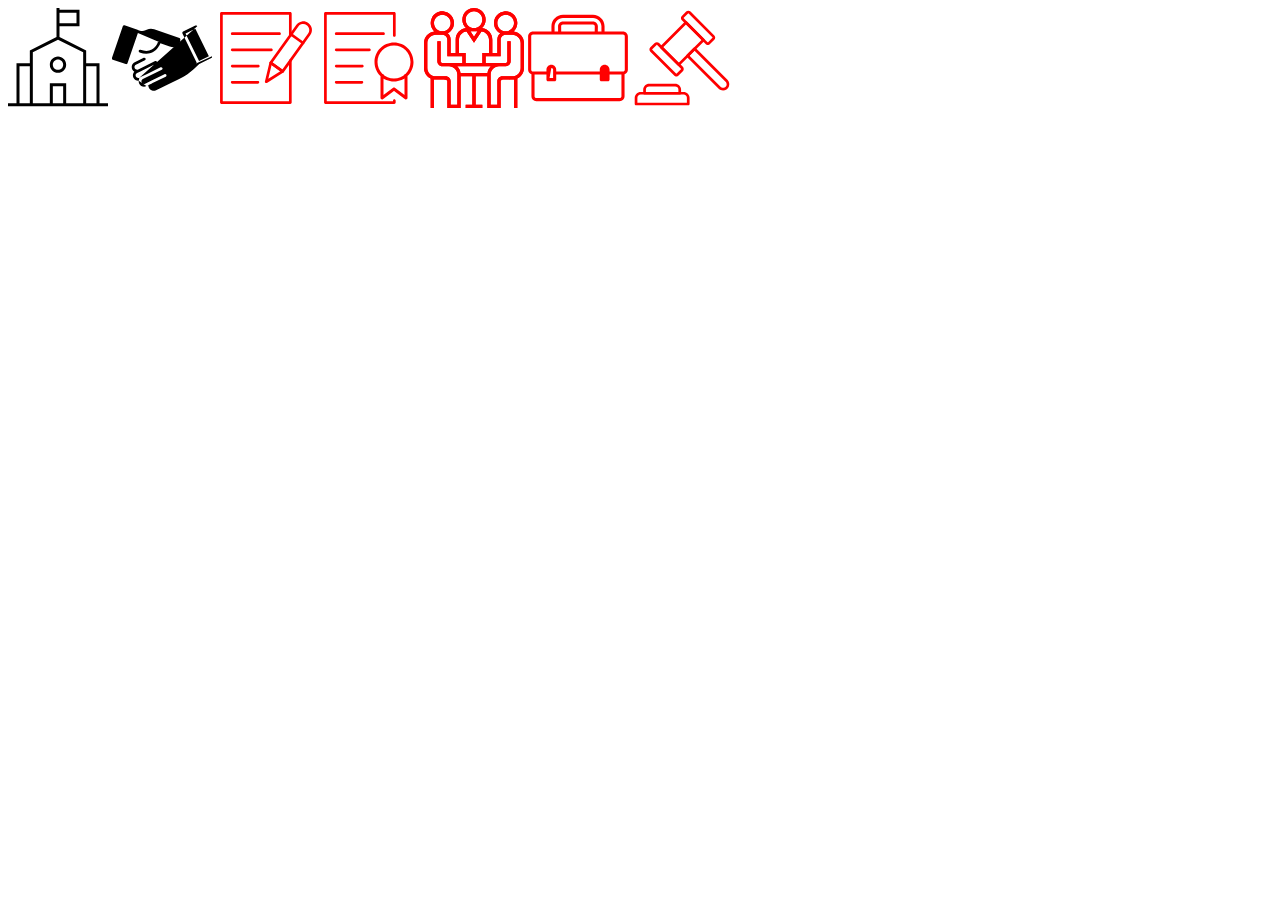
<file: 1.html>
<!DOCTYPE html>
<html lang="en">
<head>
    <meta charset="UTF-8">
    <meta name="viewport" content="width=device-width, initial-scale=1.0">
    <title>Document</title>
</head>
<body>
    <svg class="icon" style="width: 100px; height: 100px;">
        <use xlink:href="sprite.svg#home"></use>
    </svg>

    <svg class="icon" style="width: 100px; height: 100px;">
        <use xlink:href="sprite.svg#handl"></use>
    </svg>

    <svg class="icon" style="width: 100px; height: 100px; fill: red">
        <use xlink:href="sprite.svg#deal"></use>
    </svg>

    <svg class="icon" style="width: 100px; height: 100px; fill: red">
        <use xlink:href="sprite.svg#deal-second"></use>
    </svg>

    <svg class="icon" style="width: 100px; height: 100px; fill: red">
        <use xlink:href="sprite.svg#consult"></use>
    </svg>

    <svg class="icon" style="width: 100px; height: 100px; fill: red">
        <use xlink:href="sprite.svg#case"></use>
    </svg>

    <svg class="icon" style="width: 100px; height: 100px; fill: red">
        <use xlink:href="sprite.svg#hamer"></use>
    </svg>
</body>
</html>
</file>
<file: css/style.css>
@import url('https://fonts.googleapis.com/css2?family=Jost:wght@400;700&display=swap');
@-webkit-keyframes fade-in {
  0% {
    opacity: 0
  }
  100% {
    opacity: 1
  }
}
@keyframes fade-in {
  0% {
    opacity: 0
  }
  100% {
    opacity: 1
  }
}
.fade-in {
  -webkit-animation: fade-in .6s cubic-bezier(.55, .055, .675, .19) .6s;
  animation: fade-in .6s cubic-bezier(.55, .055, .675, .19) .6s
}
.fade:not(.show){
  display: none;
}
body{
	font-family: 'Jost', sans-serif;
	font-style: normal;
	font-weight: normal;
	font-size: 18px;
	line-height: 26px;
	color: #222222;
	overflow-x: hidden;
}
html, body{
	height: 100%;
}
h1{
	font-weight: bold;
	font-size: 90px;
	line-height: 120px;
	text-transform: uppercase;
}
h2{
	font-weight: bold;
	font-size: 64px;
	line-height: 83px;
	text-transform: uppercase;
}
h3{
	font-weight: bold;
	font-size: 36px;
	line-height: 47px;
}
p{
	font-size: 18px;
	line-height: 26px;
}
img{
	max-width: 100%
}
.shapka{
	padding-top: 25px;
}
.btn-header{
	font-weight: bold;
	font-size: 16px;
	line-height: 23px;
	text-align: center;
	color: #FFFFFF;
	background: #0FBCB2;
	border: 6px solid #0FBCB2;
	box-sizing: border-box;
	border-radius: 2px;
	padding: 5px 0;
}
.btn-header:hover{
	background: #05A298;
    border-color: #05A298;
}
a.nav-link:hover{
	color: #0fbcb2;
}
.menu-decstop{
	padding-top: 17px;
}
a.nav-link{
	font-size: 16px;
	line-height: 23px;
	color: #222222;
	padding-right: 60px !important;
}
.pervy-punkt{
	padding-left: 0px !important;
}
a.header-tel{
	position: absolute;
	left: 85px;
	top: 67px;
	font-weight: bold;
	font-size: 20px;
	line-height: 29px;
	color: #222222
}
a.header-tel img{
	padding-right: 6px;
}
.block-1{
	padding-top: 60px;
	padding-bottom: 100px;
}
.foto-ani{
	position: absolute;
    top: 0;
    right: 0;
    z-index: -999;
}
.name p{
	font-weight: bold;
	font-size: 48px;
	line-height: 62px;
}
.socsety{
	padding-top: 60px;
}
.foto-border{
	position: absolute;
	top: 0;
	left: 0;
	z-index: -9999;
}
.vertikal-text{
	writing-mode: vertical-lr;
}
.vertikal-text a{
	padding-bottom: 50px;
	font-size: 14px;
	line-height: 20px;
	text-transform: uppercase;
	color: #0FBCB2;
}
.vertikal-text a:hover{
	color: #222222;
}
.zakaz-zvonok{
	font-weight: bold;
	font-size: 16px;
	line-height: 23px;
	width: 42%;
	padding-top: 70px;
	z-index: 99999;
}
.zakaz-zvonok a{
	color: #222222;
}
.zakaz-zvonok a img{
	float: right;
}
.krug{
	position: absolute;
    top: 125px;
    left: -20px;
    z-index: -99999;
}
img.krug {
      animation: 4s ease-in 0s normal none infinite running rot;
      -webkit-animation: 4s linear 0s normal none infinite running rot;
      animation-timing-function: steps(8, end);
    }
    @keyframes rot {
      0% {
        transform: rotate(0deg);
      }
      100% {
        transform: rotate(360deg);
      }
    }
    @-webkit-keyframes rot {
      0% {
        transform: rotate(0deg);
      }
      100% {
        transform: rotate(360deg);
      }
    }
.block-2{
	padding-bottom: 125px;
}
.block-2 img{
	padding-bottom: 10px;
}
.block-2 p span{
	font-weight: bold;
	font-size: 16px;
}
.block-3{
	padding-bottom: 80px;
}
.block-3 h2 img{
	margin-top: -15px;
}
.block-4{
	padding-bottom: 150px;
}
.sprava-text{
	padding-top: 35px;
}
.block-4-name{
	font-weight: bold;
	font-size: 36px;
	line-height: 47px;
	padding-top: 35px;
}
.block-4-family{
	display: block;
	font-weight: bold;
	font-size: 36px;
	line-height: 47px;
	color: #fff;
	background: #222222;
	padding-left: 48px;
	padding-right: 12px;	
}
.o-nas-spisok{
	padding-top: 34px;
}
.o-nas-spisok p {
	line-height: 23px;
	padding-left: 45px;
    margin-top: -25px;
}
.cifra{
	font-weight: bold;
	font-size: 20px;
	line-height: 26px;
	padding-right: 19px;
}
.cifra-cherta{
	position: absolute;
    float: left;
    top: 15px;
    left: 13px;
    z-index: -999;
}
.cifra-cherta-2{
	position: absolute;
    float: left;
    top: 80px;
    left: 13px;
    z-index: -999;
}
.cifra-cherta-3{
	position: absolute;
    float: left;
    top: 120px;
    left: 13px;
    z-index: -999;
}
.cifra-cherta-4{
	position: absolute;
    float: left;
    top: 182px;
    left: 13px;
    z-index: -999;
}
.o-nas-foto{
	padding-top: 50px;
}
.block-5{
	background-image: url(../img/fon-ukam.png);
    background-repeat: no-repeat;
    background-size: cover;
    position: sticky;
    background-attachment: fixed;
	padding-top: 115px;
}
.block-5 h3{
	font-weight: bold;
	font-size: 36px;
	line-height: 41px;
	color: #FFFFFF;
	padding-bottom: 23px;
}
.block-5 h3 span{
	color: #0FBCB2;
}
.block-5 p{
	color: #FFFFFF;
	padding-bottom: 23px;
}
.ukam-galochka{
	float: left;
    height: 27px;
    padding-right: 18px;
}
.btn-block-5{
	font-weight: bold;
	font-size: 16px;
	line-height: 23px;
	text-align: center;
	color: #FFFFFF;
	background: #0FBCB2;
	border: 6px solid #0FBCB2;
	box-sizing: border-box;
	border-radius: 2px;
	padding: 8px 0;
	width: 54%;
	margin: 48px 0 90px;
	z-index: -1;
}
.btn-block-5:hover{
	background: #05A298;
    border-color: #05A298;
}
.portfel{
	position: absolute;
    top: 120px;
}
.ukam-krug{
	position: absolute;
    top: 333px;
    left: 225px;
    z-index: -2;
}
.block-6{
	padding-top: 110px;
	padding-bottom: 90px;
}
.text-carousel h3, .text-carousel p{
	text-align: left;
}
.text-carousel h3{
	padding-bottom: 20px;
}
.carousel-dnone{
	display: none;
}
img.ukam-krug {
      animation: 4s ease-in 0s normal none infinite running rot;
      -webkit-animation: 4s linear 0s normal none infinite running rot;
      animation-timing-function: steps(8, end);
    }
    @keyframes rot {
      0% {
        transform: rotate(0deg);
      }
      100% {
        transform: rotate(360deg);
      }
    }
    @-webkit-keyframes rot {
      0% {
        transform: rotate(0deg);
      }
      100% {
        transform: rotate(360deg);
      }
    }
.block-7{
	background: #F9FAFB;
	padding-bottom: 40px;
}
.block-7 h2{
	padding-top: 49px;
	padding-bottom: 8px;
}
.block-7 p{
	font-size: 16px;
	line-height: 23px;
	color: rgba(34, 34, 34, 0.7);
	padding-bottom: 68px;
}
.block-8{
	padding-top: 110px;
	padding-bottom: 150px;
}
.nomer-slider{
	font-weight: bold;
	font-size: 48px;
	line-height: 69px;
	text-transform: uppercase;
	color: #CAD3D6;
	padding-top: 14px;
	text-align: left;
}
.text-slider{
	color: #473F3F;
	text-align: left;
}
.keisy img{
	padding-left: 66px;
}
.keisy h2{
	position: absolute;
	bottom: 60px;
	left: 0;
	text-transform: uppercase;
	color: #0FBCB2;
	z-index: 9999;
}
.carousel .carousel-control-prev-icon, .carousel .carousel-control-next-icon {
    width: 50px;
    height: 50px;
}
.carousel-control-next, .carousel-control-prev {
    opacity: 1 !important;
}
.carousel-control-next{
	left: 50px;
}
.carousel-control-next, .carousel-control-prev{
	bottom: -565px;
}
.block-9{
	background-image: url(../img/fon-block-8.png);
    background-repeat: no-repeat;
    background-size: cover;
    position: relative;
    background-attachment: fixed;
    padding-top: 54px;
    padding-bottom: 54px;
}
.form-mail{
	position: sticky;
}
.form-control{
	color: #fff !important;
}
.block-9 h2{
	text-transform: uppercase;
	color: #FFFFFF;
	padding-top: 76px;
}
.block-9 h3{
	padding-top: 16px;
	padding-bottom: 30px;
	color: #0FBCB2;
}
.block-9 p{
	color: #fff;
}
.border-forma{
	border: 20px solid #FFFFFF;
	box-sizing: border-box;
}
.border-forma p{
	font-weight: bold;
	font-size: 20px;
	line-height: 29px;
	text-align: center;
	color: #0FBCB2;
	padding: 50px 0 55px;
}
.border-forma p span{
	color: #fff;
}
.form-control{
	border: 1px solid #FFFFFF !important;
	box-sizing: border-box !important;
	border-radius: 2px !important;
	font-size: 18px;
	line-height: 26px;
	color: rgba(255, 255, 255, 0.4);
	padding: 11px 0 11px 30px !important;
}
.modal-reset{
	text-align: center;
}
.btn-stan-klientom{
	font-weight: bold;
    font-size: 16px;
    line-height: 23px;
    text-align: center;
    color: #FFFFFF;
    background: #0FBCB2;
    border: 6px solid #0FBCB2;
    box-sizing: border-box;
    border-radius: 2px;
    padding: 8px 50px;
    margin: 30px 0 70px;
    z-index: -1;
}
.btn-stan-klientom:hover{
	background: #05A298;
    border-color: #05A298;
}
.form-krug{
	position: absolute;
    top: 117px;
    left: 355px;
    z-index: -2;
}
img.form-krug {
      animation: 4s ease-in 0s normal none infinite running rot;
      -webkit-animation: 4s linear 0s normal none infinite running rot;
      animation-timing-function: steps(8, end);
    }
    @keyframes rot {
      0% {
        transform: rotate(0deg);
      }
      100% {
        transform: rotate(360deg);
      }
    }
    @-webkit-keyframes rot {
      0% {
        transform: rotate(0deg);
      }
      100% {
        transform: rotate(360deg);
      }
    }
.block-10{
	padding-top: 130px;
	padding-bottom: 145px;
}
.block-10 p.footer-text{
	padding: 40px 0 11px;
	font-size: 24px;
	line-height: 35px;
}
a.telefon{
	font-weight: bold;
	font-size: 36px;
	line-height: 52px;
	color: #222222;
}
.icon-footer{
	padding: 0 15px 20px;
}
.icon-telega{
	padding-bottom: 20px;
}
.email{
	font-weight: 300;
	font-size: 24px;
	line-height: 35px;
	text-decoration-line: underline;
	color: #222222;
	padding-bottom: 32px;
}
.email a{
	color: #222222;
}
.address-1{
	font-size: 18px;
	line-height: 26px;
	padding-bottom: 16px;
}
.address-1 img{
	padding-right: 12px;
}
.address-2{
	font-size: 18px;
	line-height: 26px;
	padding-bottom: 55px;
}
.address-2 img{
	padding-right: 12px;
}
.sled-socseci{
	font-weight: bold;
	font-size: 18px;
	line-height: 26px;
	padding-bottom: 21px;
}
a.btn-footer{
	font-weight: bold;
    font-size: 16px;
    line-height: 23px;
    color: #FFFFFF;
    background: #0FBCB2;
    border: 6px solid #0FBCB2;
    box-sizing: border-box;
    border-radius: 2px;
    padding: 8px 55px;
    align-items: center;
}
.btn-footer{
	font-weight: bold;
    font-size: 16px;
    line-height: 23px;
    color: #FFFFFF;
    background: #0FBCB2;
    border: 6px solid #0FBCB2;
    box-sizing: border-box;
    border-radius: 2px;
    padding: 8px 0;
    align-items: center;
}
.btn-footer:hover{
	background: #05A298;
    border-color: #05A298;
}
.btn-footer img{
	padding-right: 10px;
}
.copy{
	padding: 30px 0;
	background: #222222;
	font-style: normal;
	font-weight: normal;
	font-size: 14px;
	line-height: 20px;
	text-align: center;
	color: #FFFFFF;
}
#carouselExampleIndicators3{
	display: none;
}
.o-nas-foto-mobile{
	display: none;
}
.mobile-phone-line{
	display: none;
}
.menu {
  	display: none;
}
.clickme{
	display: none;
}
.name-imput {
    position: absolute;
    display: block;
    top: -50%;
    left: 0;
    width: 25%;
    z-index: 2;
    color: #fff;
    padding: 0;
    font-size: 14px;
    line-height: 20px;
}
.modal-dialog.modal-notify.modal-success .modal-header {
    background-color: #0FBCB2;
}
.modal{
	z-index: 9999999;
}
.btn-green{
	background-color: #0FBCB2 !important;
}
.btn-green:not([disabled]):not(.disabled):active, .btn-green:not([disabled]):not(.disabled).active, .show>.btn-green.dropdown-toggle{
	background-color: #077d76 !important;
}
.modal-body .form-control {
    color: #000 !important;
    padding-left: 0 !important;
}
.modal-body .md-form .prefix ~ label, .md-form .prefix ~ input{
	margin-left: 0px;
}
.modal-body .md-form input:not([type]), .modal-body .md-form input[type="text"]:not(.browser-default), .modal-body .md-form input[type="password"]:not(.browser-default), .modal-body .md-form input[type="email"]:not(.browser-default), .modal-body .md-form input[type="url"]:not(.browser-default), .modal-body .md-form input[type="time"]:not(.browser-default), .modal-body .md-form input[type="date"]:not(.browser-default), .modal-body .md-form input[type="datetime"]:not(.browser-default), .modal-body .md-form input[type="datetime-local"]:not(.browser-default), .modal-body .md-form input[type="tel"]:not(.browser-default), .modal-body .md-form input[type="number"]:not(.browser-default), .modal-body .md-form input[type="search"]:not(.browser-default), .modal-body .md-form input[type="phone"]:not(.browser-default), .modal-body .md-form input[type="search-md"], .modal-body .md-form textarea.md-textarea{
	border-bottom: 1px solid #0FBCB2 !important;
}
.slider-col-xl-5 {
    -ms-flex: 0 0 20%;
    flex: 0 0 20%;
    max-width: 20%;
}
.block-7 .carousel-inner{
	position: relative;
    width: 110% !important;
    overflow: hidden;
    margin-left: -60px !important;
}
.block-7 .carousel-inner .card{
	min-height: 430px;
}
.block-7 h4.card-title{
	font-weight: bold;
	font-size: 20px;
	line-height: 29px;
	color: #222222;
}
.block-7 p.card-text{
	font-size: 16px !important;
	line-height: 22px !important;
	color: #222222 !important;
	padding-bottom: 25px;
}
.block-7 .service{
	font-size: 12px;
	line-height: 17px;
	color: #0FBCB2;
	padding-bottom: 20px;
	margin-bottom: 0px;
}
.block-7 .service img{
	padding-right: 10px;
}
.block-7 p.price{
	position: absolute;
	bottom: 32px;
	font-weight: bold;
	font-size: 24px;
	line-height: 35px;
	color: #222222;
	padding-bottom: 0;
	margin-bottom: 0;
}
.block-7 .carousel-multi-item .controls-top .btn-floating.right{
	background-image: url(../img/svg/arrow_right.svg);
	border-radius: 0;
	width: 50px;
	height: 50px;
	margin: 40px 0 0 !important;
}
.block-7 .carousel-multi-item .controls-top .btn-floating.left{
	background-image: url(../img/svg/arrow_left.svg);
	border-radius: 0;
	width: 50px;
	height: 50px;
	margin: 40px 0 0 !important;
}
.block-7 .carousel-multi-item{
	margin-bottom: 0 !important;
}
.block-client{
	background: #F9FAFB;
	padding-top: 60px;
    padding-bottom: 150px;
}
.block-client .carousel-multi-item .controls-top .btn-floating.right{
	background-image: url(../img/svg/arrow_right.svg);
	border-radius: 0;
	width: 50px;
	height: 50px;
	margin: 40px 0 0 !important;
}
.block-client .carousel-multi-item .controls-top .btn-floating.left{
	background-image: url(../img/svg/arrow_left.svg);
	border-radius: 0;
	width: 50px;
	height: 50px;
	margin: 40px 0 0 !important;
}
.block-client .carousel-multi-item{
	margin-bottom: 0 !important;
}
.block-client .card-body{
	padding: 0;
}
.block-client .carousel-multi-item .controls-top{
	text-align: right;
}
.text-client{
	font-size: 18px;
	line-height: 26px;
	display: flex;
	align-items: center;
	color: #473F3F;
	padding-bottom: 40px;
}
.text-client:before{
	content: "";
    background: #0FBCB2;
    display: block;
    height: 70px;
    padding-right: 10px;
    margin-right: 25px;
}
a.readmore-client{
	font-size: 14px;
	line-height: 20px;
	text-transform: uppercase;
	color: #222222;
	margin-left: 35px;
}
a.readmore-client img{
	margin-bottom: 5px;
}
.tab-panel{
	padding-top: 40px;
	font-size: 14px;
	line-height: 20px;
	text-transform: uppercase;
	vertical-align: text-bottom !important;
}
.tab-panel a{
	color: #0FBCB2;	
}
.tab-panel a.fiz-lica{
	margin-left: 15px;
}
.client-slider{
	padding-top: 60px;
}
.carousel-multi-item .carousel-indicators{
	display: none;
}
.carousel-thimb-col-7{
	-ms-flex: 0 0 14.2%;
    flex: 0 0 14.2%;
    max-width: 14.2%;
}
.block-6 .carousel-control-next, .block-6 .carousel-control-prev{
	bottom: 0;
	top: 110%;
}
.block-6 .carousel-control-prev {
    left: 75%;
}
.block-6 .carousel-control-next {
    left: 85%;
}
.indicators{
	position: absolute;
    width: 100%;
    left: -52%;
    top: -305px;
}
.indicators-col-xl-5 {
    -ms-flex: 0 0 30% !important;
    flex: 0 0 30% !important;
    max-width: 30% !important;
}
.indicators .carousel-indicators li{
	ms-flex: 0 0 auto;
    flex: 0 1 auto;
    max-width: auto;
    box-sizing: content-box;
    -ms-flex: 0 1 auto;
    width: 100%;
    height: auto;
    text-indent: 0 !important;
    cursor: pointer; 
    background-color: transparent;
	border: none;
	
    /* background-clip: padding-box; */
    /* border-top: 10px solid transparent; */
    /* border-bottom: 10px solid transparent; */
    opacity: 1;
    /* transition: opacity .6s ease; */
}
.indicators .carousel-indicators{
	top: 125px;
}
.indicators .carousel-indicators .active svg.icon{
	fill: #0FBCB2;
}
.indicators .carousel-indicators .active .indicator-border{
	background: #222;
}
.indicators .carousel-indicators .active .indicator-border .service-text{
	color: #fff;
}
.indicators .carousel-indicators .icon-1:hover svg.icon, .indicators .carousel-indicators .icon-2:hover svg.icon, .indicators .carousel-indicators .icon-3:hover svg.icon, .indicators .carousel-indicators .icon-4:hover svg.icon, .indicators .carousel-indicators .icon-5:hover svg.icon, .indicators .carousel-indicators .icon-6:hover svg.icon, .indicators .carousel-indicators .icon-7:hover svg.icon{
	fill: #fff;
}
.indicators .carousel-indicators .icon-1:hover .indicator-border, .indicators .carousel-indicators .icon-2:hover .indicator-border, .indicators .carousel-indicators .icon-3:hover .indicator-border, .indicators .carousel-indicators .icon-4:hover .indicator-border, .indicators .carousel-indicators .icon-5:hover .indicator-border, .indicators .carousel-indicators .icon-6:hover .indicator-border, .indicators .carousel-indicators .icon-7:hover .indicator-border{
	background: #222;
}
.indicators .carousel-indicators .icon-1:hover .indicator-border .service-text, .indicators .carousel-indicators .icon-2:hover .indicator-border .service-text, .indicators .carousel-indicators .icon-3:hover .indicator-border .service-text, .indicators .carousel-indicators .icon-4:hover .indicator-border .service-text, .indicators .carousel-indicators .icon-5:hover .indicator-border .service-text, .indicators .carousel-indicators .icon-6:hover .indicator-border .service-text, .indicators .carousel-indicators .icon-7:hover .indicator-border .service-text{
	color: #fff;
}
.indicators .carousel .carousel-indicators li{
	border-radius: 0 !important;
}
.pt-80{
	padding-top: 80px;
}
.usulugi-p-t{
	padding-top: 225px;
}
.service-text{
	font-weight: bold;
	font-size: 14px;
	line-height: 20px;
	text-align: center;
	padding-top: 24px;
}
.indicator-border{
	width: 150px;
	border: 1px solid #222222;
	height: 170px;
}
.d-block-mobile{
	display: none;
}
svg.icon{
	touch-action: none;
	margin-top: 32px;
}
.client-liza-active{
	background: #0FBCB2;
	padding: 0 10px;
}
.tab-panel a.client-liza-active{
	color: #fff !important;
}
.tab-content-yr-block{
	display: flex;
}
.tab-content-yr-none{
	display: none;
}
.tab-content-fiz-block{
	display: flex;
}
.tab-content-fiz-none{
	display: none;
}
.client-desc-none{
	display: none;
}
.client-desc-active{
	display: block;
}
.md-form input[type=text].valid + label:after{
	opacity: 0;
}
#carouselExampleIndicators2 .carousel-indicators{
	display: none;
}
.bir p{
	color: #0fbcb2;
}
ul.carousel-list{
	margin-left: -15px;
}
ul.carousel-list li{
	text-align: left
}
@media (max-width: 1200px){
	h1{
		font-size: 64px;
    	line-height: 80px;
    	width: 50%;
	}
	h2{
		font-size: 48px;
		line-height: 55px;
	}
	.foto-ani{
		right: 1%;
	}
	.foto-border{
		left: -18%;
	}
	.zakaz-zvonok{
		width: 55%;
	}
	.krug{
		top: 150px;
	}
	.sprava-text{
		padding-top: 0px;
	}
	.cifra-cherta-2{
		top: 100px;
	}
	.cifra-cherta-3{
		top: 165px;
	}
	.cifra-cherta-4{
		top: 227px;
	}
	.block-4-family{
		padding-left: 12px;
		padding-right: 12px;
	}
	.ukam-krug{
		top: 380px;
		left: 30%;
	}
	.block-8 .carousel .carousel-control-prev-icon, .carousel .carousel-control-next-icon{
		margin-top: 60px;
	}
	.keisy h2{
		bottom: 106px;
	}
	.slider-col-xl-5 {
    	-ms-flex: 0 0 20%;
    	flex: 0 0 30%;
    	max-width: 30%;
	}
	.tab-panel{
		padding-top: 25px;
	}
	.text-client:before{
		height: 95px;
	}
	.text-client{
		padding-bottom: 30px;
	}
}
@media (max-width: 992px){
	.form-krug{
		top: 200px;
		left: 55%;
	}
	.vesy{
		display: none;
	}
	.foto-ani{
		width: 45%;
    	top: 95px;
	}
	.foto-border {
    	left: 0%;
	}
	.block-1-porydok{

	}
	.porydok {
    	display: flex;
    	flex-flow: wrap;  	
	}
	.col1{
		order: 1;
	}
	.col2{
		order: 0;
	}
	.porydok-block-8 {
    	display: flex;
    	flex-flow: wrap;
    	justify-content: flex-end!important;  	
	}
	.vertikal-text {
    	writing-mode: horizontal-tb;
	}
	.vertikal-text a{
		padding-bottom: 30px;
		display: block;
		line-height: 16px;
	}
	.zakaz-zvonok{
		position: absolute;
    	top: 102px;
    	left: 82%;
    	width: 40%;
	}
	.krug{
		top: 125px;
    	left: 70%;
    	width: 60%;
	}
	.portfel{
		width: 19%;
	}
	.block-8{
		padding-top: 30px;
		padding-bottom: 80px;
	}
	.block-10{
		padding-top: 40px;
		padding-bottom: 0px;
	}
	.keisy h2{
		bottom: 5px;
    	left: -20px;
	}
	.keisy img{
    	padding-bottom: 20px;
    }
    #carouselExampleIndicators2{
    	display: block;
    	text-align: center;
    }
    #carouselExampleIndicators3{
    	display: block;
    	text-align: center;
    }
    .d-block-mobile{
    	display: inline-flex;
    	text-align: center;
    }
    .carousel-item p img{
    	padding-right: 10px;
    	padding-top: 5px;
    }
    #carouselExampleIndicators2 .carousel-indicators li{
    	border-radius: 0%;
    	background-color: #CAD3D6;
    	margin-left: 0px;
    	margin-right: 10px;
    }
    #carouselExampleIndicators2 .carousel-indicators .active{
    	background-color: #0fbcb2;
    }
    #carouselExampleIndicators2 .carousel-indicators{
    	display: flex;
    	bottom: -55px;
    }
    #carousel-example-multi-2 .carousel-indicators li{
    	border-radius: 0%;
    	background-color: #CAD3D6;
    	margin-left: 0px;
    	margin-right: 10px;
    	width: .625rem;
    	height: .625rem;
    	margin-bottom: -15px;
    }
    #carousel-example-multi-2 .carousel-indicators .active{
    	background-color: #0fbcb2;
    }
    #carousel-example-multi-2 .carousel-indicators{
    	bottom: -55px;
    }
    #carousel-example-multi-3 .carousel-indicators li{
    	border-radius: 0%;
    	background-color: #CAD3D6;
    	margin-left: 0px;
    	margin-right: 10px;
    	width: .625rem;
    	height: .625rem;
    	margin-bottom: -15px;
    }
    #carousel-example-multi-3 .carousel-indicators .active{
    	background-color: #0fbcb2;
    }
    #carousel-example-multi-3 .carousel-indicators{
    	bottom: -55px;
    }
    #carouselExampleIndicators11 .d-block-mobile li{
    	border-radius: 0%;
    	background-color: #CAD3D6;
    	margin-left: 0px;
    	margin-right: 10px;
    }
    #carouselExampleIndicators11 .d-block-mobile .active{
    	background-color: #0fbcb2;
    }
    #carouselExampleIndicators11 .d-block-mobile {
    	bottom: -55px;
    }
    .usulugi-p-t {
    	padding-top: 0px;
	}
	.pt-80 {
    	padding-top: 30px;
	}
	.block-6{
		padding-top: 45px;
	}
	.block-6 .carousel-control-prev, .block-6 .carousel-control-next{
		display: none;
	}
    #carouselExampleIndicators3 .carousel-indicators li{
    	border-radius: 0%;
    	background-color: #CAD3D6;
    	margin-left: 0px;
    	margin-right: 10px;
    }
    #carouselExampleIndicators3 .carousel-indicators .active{
    	background-color: #0fbcb2;
    }
    #carouselExampleIndicators3 .carousel-indicators{
    	bottom: -30px;
    }
    #carousel-example-multi .carousel-indicators li{
    	border-radius: 0%;
    	background-color: #CAD3D6;
    	margin-left: 0px;
    	margin-right: 10px;
    	width: .625rem;
    	height: .625rem;
    }
    #carousel-example-multi .carousel-indicators .active{
    	background-color: #0fbcb2;
    }
    #carousel-example-multi .carousel-indicators{
    	bottom: 20px;
    }
    .block-2-none{
    	display: none;
    }
    .ukam-krug{
		top: 330px;
		left: 30%;
	}
	.copy{
		margin-top: 10px;
	}
	.block-10{
		text-align: center;
	}
	.block-10 p.footer-text{
		padding: 15px 0;
		font-size: 18px;
		line-height: 26px;
	}
	a.telefon{
		font-size: 30px;
		line-height: 43px;
	}
	.email{
		font-size: 20px;
		line-height: 29px;
		padding-bottom: 15px;
	}
	.address-1, .address-2{
		font-size: 14px;
		line-height: 20px;
		text-align: left;
		padding-bottom: 15px;
	}
	.sled-socseci{
		font-size: 16px;
    	line-height: 23px;
    	padding-bottom: 15px;
	}
	.mobile-phone-line{
		display: inline-block;
		float: right;
	}
	.mobile-header{
		text-align: center;
	}
	.shapka{
		padding-top: 15px;
	}
	.navbar-brand img{
		width: 50%;
	}
	.menu {
    position: absolute;
    left: 0;
    top: 0;
    z-index: 999999;
    width: 90%;
    height: 100vh;
    display: flex;
    justify-content: center;
    background-color: #0FBCB2;
    transition: 0.5s;
    transform: translateX(-100%);
  }
  .menu_active {
    transform: translateX(0%);
    position: fixed;
  }
  .menu-list {
    display: flex;
    justify-content: end;
    align-items: baseline;
    flex-direction: column;
    padding-top: 50px;
  }
  .menu-list a {
    text-decoration: none;
    text-transform: none;
    font-family: Noto Sans;
    font-style: normal;
    font-weight: normal;
    font-size: 18px;
    line-height: 30px;
    color: #FFFFFF;
    padding-bottom: 20px;
    align-items: center;
  }
  .menu-list a.active-menu-mobile {
    font-weight: bold;
  }
  .menu-btn {
    width: 30px;
    height: 30px;
    background-color: transparent;
    cursor: pointer;
    position: absolute;
    right: -40px;
    top: 20px;
  }
  .menu_active .menu-btn{
    right: 0px;
    top: 17px;
  }
  .menu-btn span, .menu-btn span::before, .menu-btn span::after {
    position: absolute;
    top: 50%;
    margin-top: -1px;
    left: 50%;
    margin-left: -10px;
    width: 20px;
    height: 2px;
    background-color: #000;
  }
  .menu-btn span::before, .menu-btn span::after {
    content: '';
    display: block;
    transition: 0.5s;
  }
  .menu-btn span::before {
    transform: translateY(-8px);
  }
  .menu-btn span::after {
    transform: translateY(8px);
  }
  .menu_active span {
    height: 0px;
  }
  .menu_active span::before, .menu_active span::after {
    transform: rotate(45deg);
    background-color: #fff;
  }
  .menu_active span::after {
    transform: rotate(-45deg);
  }
  .icon-mobile {
    display: inline-block;
  }
  .slider-btn-mobile-none{
	display: none;
  }
  .plr-0{
  	padding-left: 0px;
  	padding-right: 0px;
  }
  .slider-col-xl-5 {
    -ms-flex: 0 0 50%;
    flex: 0 0 50%;
    max-width: 50%;
  }
  .block-7 .carousel-inner{
  	width: 100% !important;
  	margin-left: 0px !important;
  	margin-right: 0px !important;
  }
  .block-7{
  	padding-bottom: 70px;
  }
  .carousel-multi-item .carousel-indicators{
	display: flex;
  }
  .block-7 p{
  	padding-bottom: 30px;
  }
  .indicators{
  	left: 0;
  }
  .d-none-mobile{
  	display: none
  }
  .tab-panel{
  	padding-left: 25px;
  }
  .text-client:before {
    height: 150px;
  }
  .mobile-pb-15{
  	padding-bottom: 15px;
  }
}
@media (max-width: 767px){
	h1{
		font-size: 30px;
    	line-height: 39px;
    	width: 50%;
	}
	h2{
		font-size: 30px;
    	line-height: 30px;
    	padding-bottom: 15px;
	}
	h3{
		font-size: 20px;
    	line-height: 30px;
	}
	.name p{
		font-size: 20px;
    	line-height: 29px;
	}
	.foto-ani{
		top: 45px;
	}
	.foto-border{
		width: 30%;
    	left: 69%;
    	top: -115px;
	}
	.socsety {
    	padding-top: 20px;
	}
	.portfel{
		display: none;
	}
	.keisy h2 {
    	bottom: -8px;
    	left: 8px;
    }
    .nomer-slider{
    	font-size: 24px;
		line-height: 35px;
    }
    .text-slider{
    	font-size: 14px;
		line-height: 20px;
    }
    .o-nas-foto-mobile{
		display: block;
	}
	.block-3 h2 img {
    	margin-top: -7px;
    	height: 30px;
	}
	.block-3 {
    	padding-bottom: 30px;
	}
	.block-4-family{
		display: inline-block;
    	margin-left: 15px;
	}
	.cifra-cherta-2{
		top: 80px;
	}
	.cifra-cherta-3{
		top: 120px;
	}
	.cifra-cherta-4{
		top: 180px;
	}
	.btn-footer{
		font-size: 14px;
	}
	.block-1{
		padding-top: 30px;
		padding-bottom: 40px;
	}
	.block-2{
		padding-bottom: 50px;
	}
	#carouselExampleIndicators3 p{
		font-size: 14px;
		line-height: 20px;
	}
	.block-4-name, .block-4-family{
		font-size: 24px;
		line-height: 26px;
	}
	.d-sm-right{
		text-align: right;
	}
	.o-nas-foto{
		padding-top: 30px;
	}
	.block-4{
		padding-bottom: 50px;
	}
	.clickme{
		display: block;
		text-decoration: none;
    	font-weight: bold;
		font-size: 16px;
		line-height: 20px;
		color: #0FBCB2;
    	cursor: pointer;
    	text-align: center;
	}
	.price-btn{
		padding-top: 15px;
	}
	.btn-readme img{
		padding-bottom: 5px;
	}
	.readme-mobile, .readme-mobile-2, .readme-mobile-3, .readme-mobile-4, .prise-readme-mobile{
		display: none;
	}
	.readme-active, .readme-active-2, .readme-active-3, .readme-active-4, .prise-readme-mobile-active{
		display: block;
	}
	.btn-readme-none{
		display: none;
	}
    .slider-col-xl-5 {
    	-ms-flex: 0 0 100%;
    	flex: 0 0 100%;
    	max-width: 100%;
  	}
  	.block-client {
    	padding-top: 15px;
    	padding-bottom: 70px;
	}
	.block-client h2{
		text-align: center;
		padding-bottom: 0;
    	margin-bottom: 0;
	}
	.tab-panel{
		padding-top: 25px;
		text-align: center;
		font-size: 14px;
	}
	.client-slider{
		padding-top: 30px;
	}
	.text-client:before {
    	height: 60px;
	}
	#carousel-example-multi-2 {
    	padding-top: 25px;
	}
	#carousel-example-multi-2 .carousel-indicators{
		bottom: 0;
	}
	#carousel-example-multi-3 .carousel-indicators{
		bottom: 0;
	}
	.carousel-inner.v-2{
		display: none;
	}
}
@media (max-width: 576px){
	.block-5{
		padding-top: 40px;
		padding-bottom: 15px;
	}
	.block-5 h3{
		font-size: 20px;
    	line-height: 29px;
    	text-align: center;
	}
	.btn-block-5{
		width: 100%;
		margin: 20px 0 65px;
	}
	.form-krug{
		left: 54%;
		width: 22%;
	}
	.ukam-krug{
		left: 55%;
    	top: 230px;
	}
	.krug {
    	top: 145px;
    	left: 52%;
	}
	.mobile-text{
		font-size: 12px;
		line-height: 17px;
	}
	.foto-ani {
    	right: 4%;
    	width: 40%;
    	top: 45px;
	}
	.zakaz-zvonok{
		font-size: 14px;
		line-height: 20px;
	}
	.foto-border {
    	width: 80%;
    	left: 95%;
    	top: -115px;
	}
	.btn-stan-klientom{
		font-size: 14px;
		line-height: 20px;
		padding: 8px 15px;
		width: 65%;
		float: left;
	}
	.border-forma p{
		font-size: 16px;
		line-height: 23px;
		padding: 25px 0px 30px;
	}
	.border-forma{
		border: 5px solid #FFFFFF;
	}
	.form-control{
		font-size: 14px;
		line-height: 20px;
	}
	.block-9{
		padding-top: 26px;
		padding-bottom: 26px;
	}
	.block-5 p{
		font-size: 16px;
		line-height: 20px;
		padding-bottom: 15px;
	}
	.block-3 p{
		font-size: 16px;
		line-height: 20px;
	}
	.o-nas-spisok p{
		font-size: 16px;
		line-height: 20px;
	}
	.cifra-cherta-2 {
    	top: 93px;
	}
	.cifra-cherta-3 {
    	top: 130px;
	}
	.cifra-cherta-4 {
    	top: 186px;
	}
	.col1{
		padding-top: 20px;
	}
	.text-client{
		font-size: 14px;
		line-height: 20px;
		padding-bottom: 15px;
		margin-bottom: 0px;
	}
	.text-client:before{
		height: 60px;
    	padding-right: 5px;
    	margin-right: 15px;
	}
	a.readmore-client{
		margin-left: 20px;
	}
	#carousel-example-multi-2{
		padding-top: 25px;
	}
	#carousel-example-multi-3 {
    	padding-top: 25px;
	}
	.block-client h2{
		text-align: center;
		padding-bottom: 0;
    	margin-bottom: 0;
	}
	.tab-panel{
		padding-top: 25px;
		text-align: center;
		font-size: 11px;
	}
	.client-slider{
		padding-top: 30px;
	}
}
@media (max-width: 440px){
	.zakaz-zvonok{
		width: 50%;
    	top: 95px;
    	left: 97%;
	}
	.btn-stan-klientom{
		width: 100%;
		padding: 8px 5px;
	}
	.form-krug {
    	top: 210px;
    	left: 60%;
    	width: 38%;
	}
	.ukam-krug{
		width: 35%;
    	top: 290px;
    	left: 60%;
	}
	.form-krug{
		top: 190px;
    	left: 55%;
    	width: 38%;
	}
	.krug {
    	top: 120px;
    	left: 90%;
    	width: 60%;
	}
}
@media (max-width: 400px){
	.ukam-krug{
		width: 35%;
    	top: 310px;
    	left: 60%;
	}
	.form-krug{
		top: 195px;
    	left: 55%;
    	width: 38%;
	}
	.krug {
    	top: 100px;
    	left: 90%;
    	width: 60%;
	}
	.col1{
		padding-top: 0px;
	}
	.zakaz-zvonok{
		top: 65px;
	}
	.cifra-cherta-3 {
    	top: 150px;
	}
	.cifra-cherta-4 {
    	top: 227px;
	}
}
@media (max-width: 374px){
	.form-krug {
    	top: 205px;  	
	}
	.cifra-cherta-2 {
    	top: 115px;
	}
	.cifra-cherta-3 {
    	top: 170px;
	}
	.cifra-cherta-4 {
    	top: 245px;
	}
	.ukam-krug{
		width: 35%;
    	top: 360px;
    	left: 60%;
	}
	.krug {
    	top: 100px;
    	left: 90%;
    	width: 70%;
	}
	.zakaz-zvonok {
    	width: 56%;
    	top: 65px;
    	left: 100%;
	}
	.client-liza-active{
		padding: 0 2px;
	}
	.foto-ani {
    	width: 40%;
    	top: 95px;
	}
}
@media (min-width: 466px) and (max-width: 577px){
	.cifra-cherta-2 {
    	top: 74px;
	}
	.cifra-cherta-3 {
    	top: 110px;
	}
	.cifra-cherta-4 {
    	top: 167px;
	}
} 
@media (min-width: 381px) and (max-width: 399px){
	.cifra-cherta-4 {
    	top: 207px;
	}
}
@media (min-width: 359px) and (max-width: 374px){
	.cifra-cherta-2 {
    	top: 93px;
	}
	.cifra-cherta-3 {
    	top: 150px;
	}
	.cifra-cherta-4 {
    	top: 227px;
	}	
}
</file>
